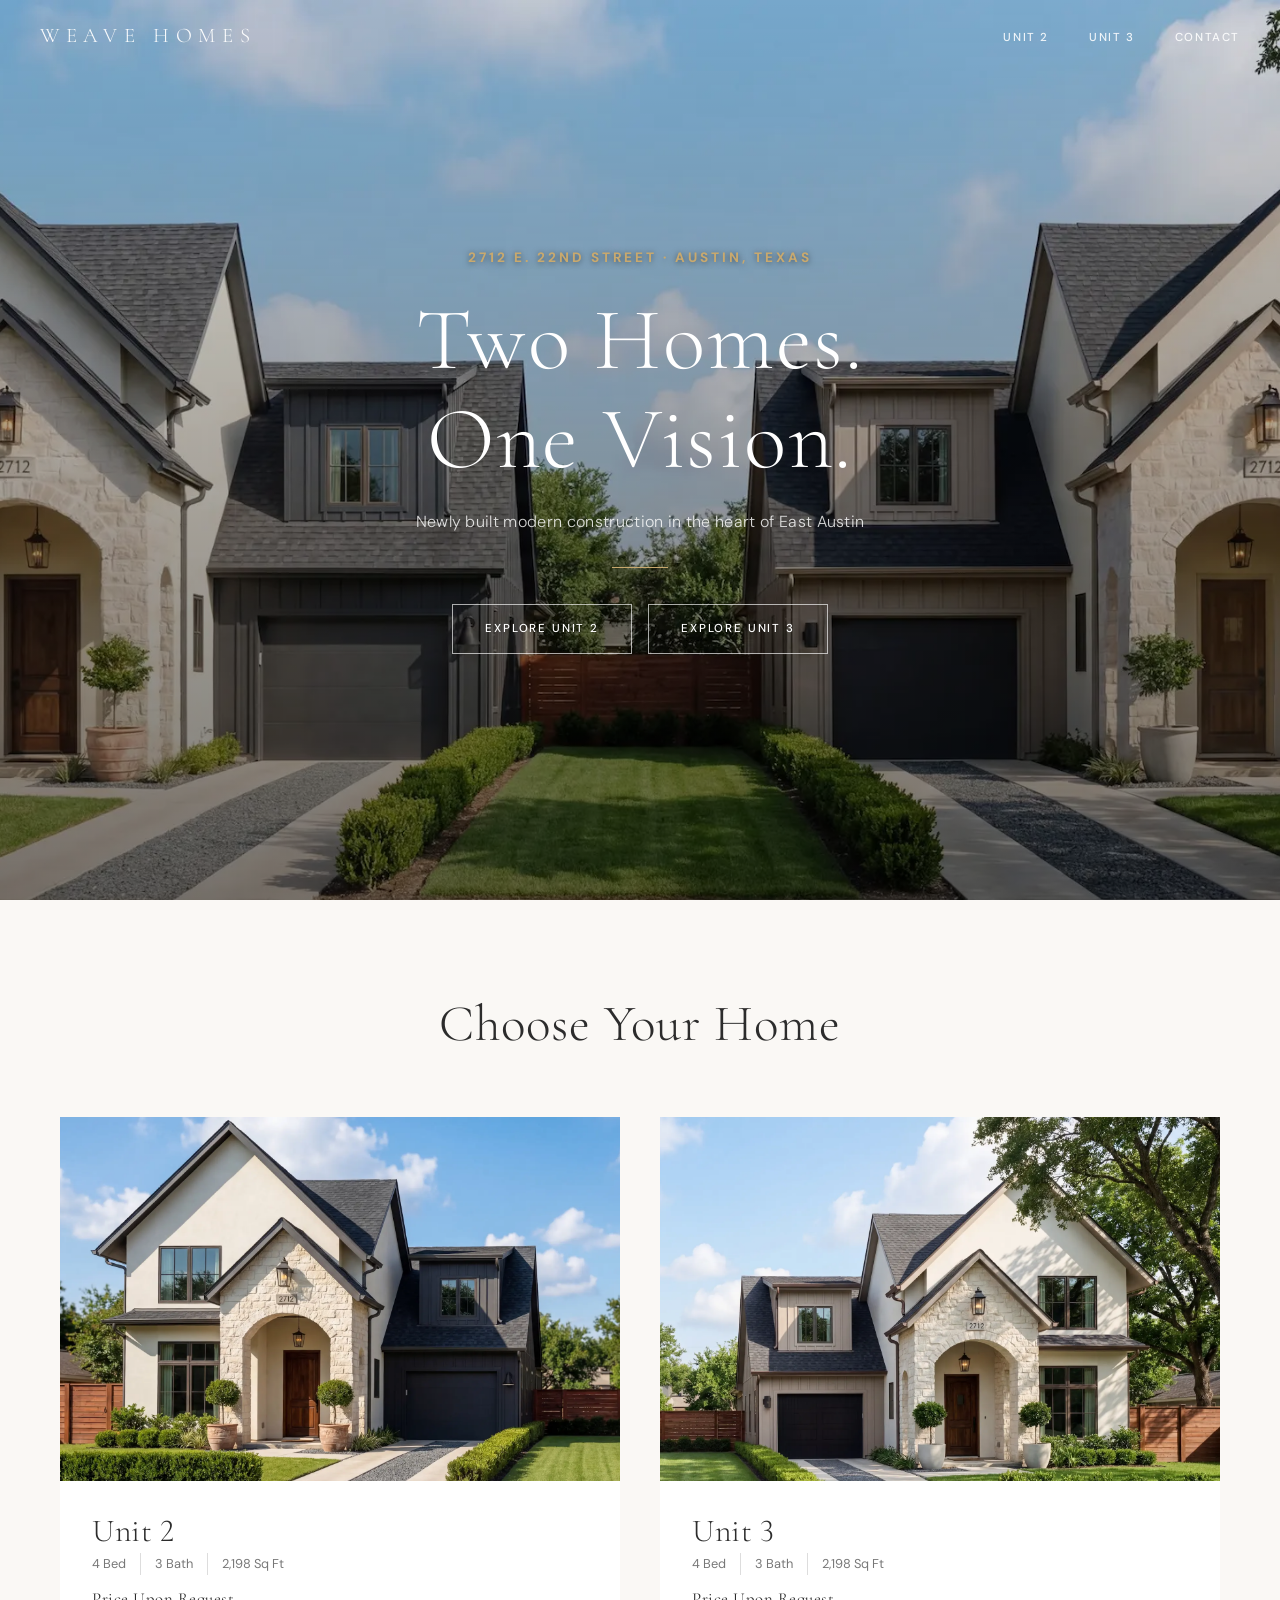
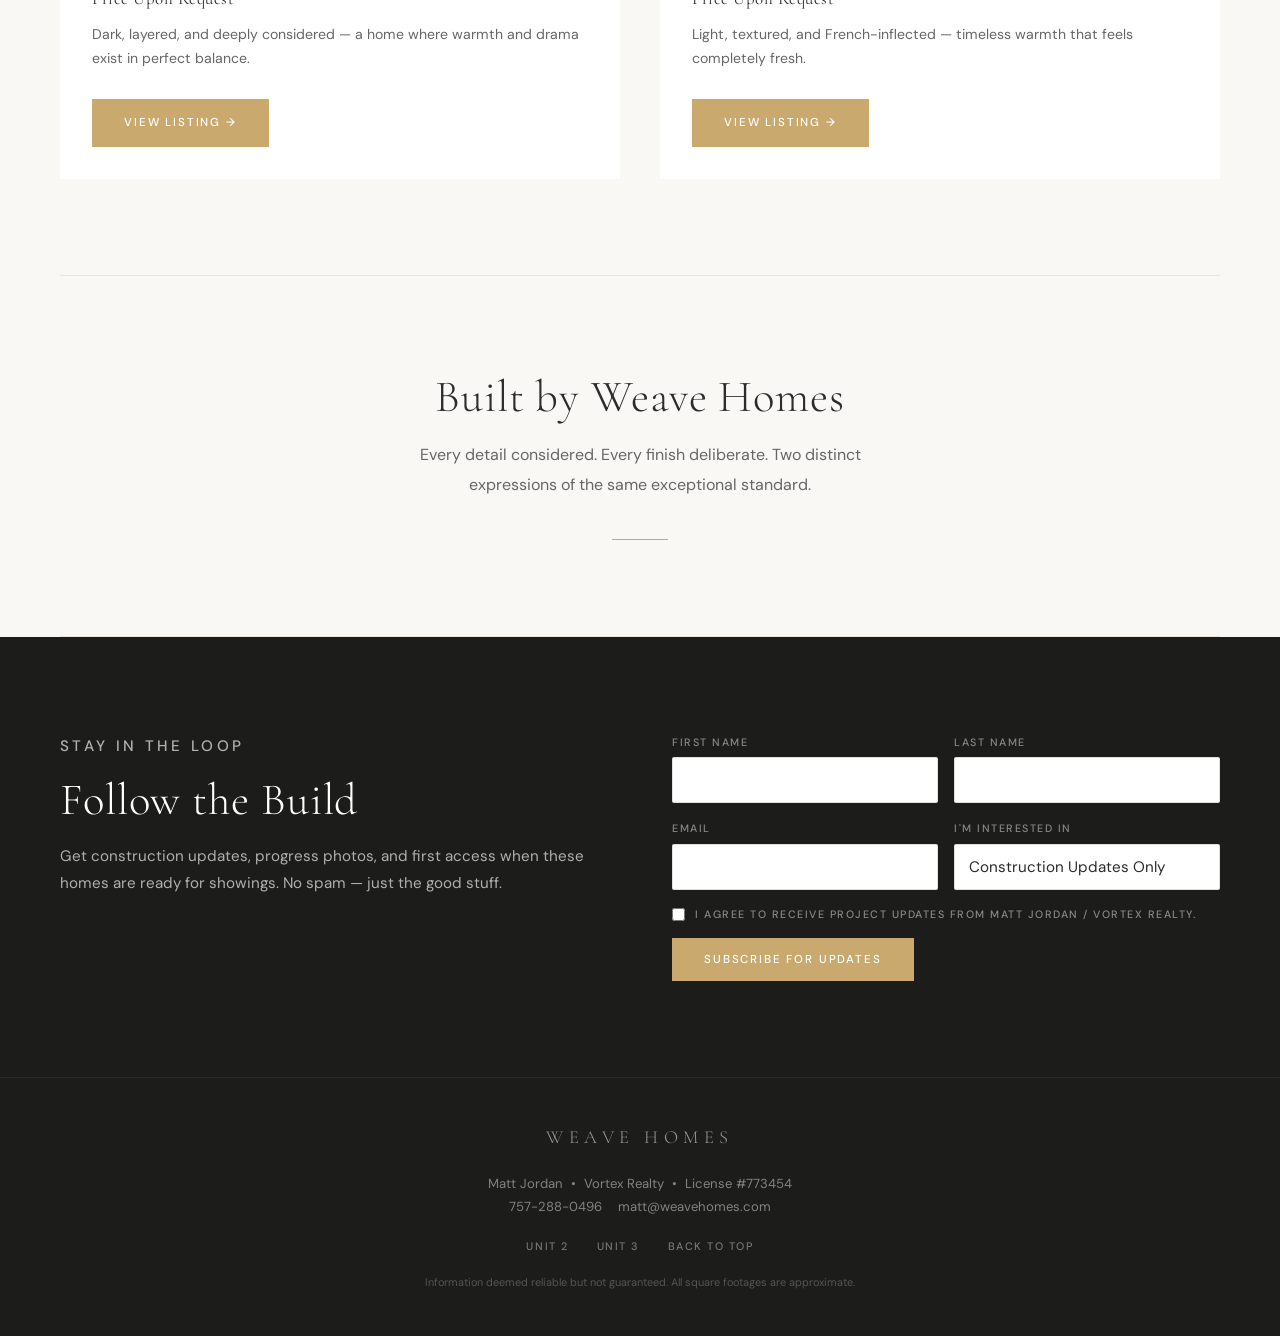
<file: index.html>
<!DOCTYPE html>
<html lang="en">
<head>
  <meta charset="UTF-8">
  <meta name="viewport" content="width=device-width, initial-scale=1.0">
  <title>Weave Homes — 2712 E. 22nd Street, Austin TX</title>
  <meta name="description" content="Two newly built modern homes at 2712 E. 22nd Street, Austin, TX 78722. 4 bed · 3 bath · 2,198 sq ft each. Built 2026.">

  <!-- Google tag (gtag.js) -->
  <script async src="https://www.googletagmanager.com/gtag/js?id=G-LDSJNLS9MR"></script>
  <script>
    window.dataLayer = window.dataLayer || [];
    function gtag(){dataLayer.push(arguments);}
    gtag('js', new Date());
    gtag('config', 'G-LDSJNLS9MR');
  </script>

  <!-- Google Fonts -->
  <link rel="preconnect" href="https://fonts.googleapis.com">
  <link rel="preconnect" href="https://fonts.gstatic.com" crossorigin>
  <link href="https://fonts.googleapis.com/css2?family=Cormorant+Garamond:ital,wght@0,300;0,400;0,500;0,600;1,300;1,400;1,500&family=DM+Sans:wght@300;400;500&display=swap" rel="stylesheet">

  <link rel="stylesheet" href="styles.css">
</head>
<body>

  <!-- ==============================================
       NAVBAR
       ============================================== -->
  <nav class="navbar" id="navbar">
    <a href="index.html" class="nav-logo">Weave Homes</a>

    <ul class="nav-links">
      <li><a href="unit-2.html">Unit 2</a></li>
      <li><a href="unit-3.html">Unit 3</a></li>
      <li><a href="#contact">Contact</a></li>
    </ul>

    <button class="hamburger" aria-label="Toggle navigation">
      <span></span>
      <span></span>
      <span></span>
    </button>
  </nav>

  <!-- Mobile nav dropdown -->
  <div class="mobile-nav" id="mobile-nav">
    <a href="unit-2.html">Unit 2</a>
    <a href="unit-3.html">Unit 3</a>
    <a href="#contact">Contact</a>
  </div>


  <!-- ==============================================
       HERO — FULL SCREEN
       ============================================== -->
  <section class="hero-home">
    <!-- Background image layer — swap .img-placeholder for a real photo when ready -->
    <div class="hero-media">
      <img src="images/new-construction-home-east-austin-for-sale.webp" alt="2712 E. 22nd Street — Austin, Texas" class="hero-img">
    </div>

    <!-- Dark gradient overlay + centered text -->
    <div class="hero-overlay">
      <div class="hero-content">
        <p class="eyebrow">2712 E. 22nd Street &middot; Austin, Texas</p>
        <h1>Two Homes.<br>One Vision.</h1>
        <p class="hero-sub">Newly built modern construction in the heart of East Austin</p>
        <div class="hero-divider"></div>
        <div class="hero-cta-group">
          <a href="unit-2.html" class="btn btn-outline-white">Explore Unit 2</a>
          <a href="unit-3.html" class="btn btn-outline-white">Explore Unit 3</a>
        </div>
      </div>
    </div>
  </section>


  <!-- ==============================================
       PROPERTY CARDS — "Choose Your Home"
       ============================================== -->
  <section class="section" id="homes">
    <div class="container">

      <div class="section-title fade-in">
        <h2>Choose Your Home</h2>
      </div>

      <div class="cards-grid">

        <!-- Unit 2 Card -->
        <article class="property-card fade-in delay-1">
          <div class="card-img-wrap">
            <img src="images/2712-east-22nd-street-austin-new-construction-unit-2.webp" alt="2712 E. 22nd Street Unit 2 — New Construction Austin" class="card-img">
          </div>
          <div class="card-body">
            <h3>Unit 2</h3>
            <div class="card-stats">
              <span>4 Bed</span>
              <span>3 Bath</span>
              <span>2,198 Sq Ft</span>
            </div>
            <p class="card-price">Price Upon Request</p>
            <p class="card-teaser">Dark, layered, and deeply considered — a home where warmth and drama exist in perfect balance.</p>
            <a href="unit-2.html" class="btn btn-gold">View Listing &rarr;</a>
          </div>
        </article>

        <!-- Unit 3 Card -->
        <article class="property-card fade-in delay-2">
          <div class="card-img-wrap">
            <img src="images/2712-east-22nd-street-austin-new-construction-unit-3.webp" alt="2712 E. 22nd Street Unit 3 — New Construction Austin" class="card-img">
          </div>
          <div class="card-body">
            <h3>Unit 3</h3>
            <div class="card-stats">
              <span>4 Bed</span>
              <span>3 Bath</span>
              <span>2,198 Sq Ft</span>
            </div>
            <p class="card-price">Price Upon Request</p>
            <p class="card-teaser">Light, textured, and French-inflected — timeless warmth that feels completely fresh.</p>
            <a href="unit-3.html" class="btn btn-gold">View Listing &rarr;</a>
          </div>
        </article>

      </div>
    </div>
  </section>


  <!-- Gold divider -->
  <div class="container">
    <div class="gold-rule-full"></div>
  </div>


  <!-- ==============================================
       BUILDER SECTION
       ============================================== -->
  <section class="section builder-section fade-in">
    <div class="container">
      <h2>Built by Weave Homes</h2>
      <p>Every detail considered. Every finish deliberate. Two distinct expressions of the same exceptional standard.</p>
      <div class="gold-rule"></div>
    </div>
  </section>


  <!-- Gold divider -->
  <div class="container">
    <div class="gold-rule-full"></div>
  </div>


  <!-- ==============================================
       SUBSCRIBE — HOMEPAGE CTA
       ============================================== -->
  <section class="section section-dark subscribe-section" id="contact">
    <div class="container">
      <div class="subscribe-inner fade-in">
        <div class="subscribe-copy">
          <p class="eyebrow">Stay in the Loop</p>
          <h2>Follow the Build</h2>
          <p>Get construction updates, progress photos, and first access when these homes are ready for showings. No spam — just the good stuff.</p>
        </div>
        <form class="subscribe-form" action="https://formspree.io/f/xlgpqlnq" method="POST">
          <div class="form-group">
            <label for="sub-first">First Name</label>
            <input type="text" id="sub-first" name="first_name" placeholder="Jane" required>
          </div>
          <div class="form-group">
            <label for="sub-last">Last Name</label>
            <input type="text" id="sub-last" name="last_name" placeholder="Smith" required>
          </div>
          <div class="form-group">
            <label for="sub-email">Email</label>
            <input type="email" id="sub-email" name="email" placeholder="jane@example.com" required>
          </div>
          <div class="form-group">
            <label for="sub-interest">I'm interested in</label>
            <select id="sub-interest" name="interest">
              <option value="updates">Construction Updates Only</option>
              <option value="unit-2">Purchasing Unit 2</option>
              <option value="unit-3">Purchasing Unit 3</option>
              <option value="both">Purchasing Either Unit</option>
            </select>
          </div>
          <div class="form-group sub-consent">
            <label class="checkbox-label">
              <input type="checkbox" name="consent" required>
              I agree to receive project updates from Matt Jordan / Vortex Realty.
            </label>
          </div>
          <button type="submit" class="btn btn-gold">Subscribe for Updates</button>
        </form>
      </div>
    </div>
  </section>


  <!-- ==============================================
       FOOTER / CONTACT
       ============================================== -->
  <footer class="site-footer">
    <div class="container">
      <div class="footer-inner">

        <span class="footer-logo">Weave Homes</span>

        <p class="footer-agent-line">
          Matt Jordan &nbsp;&bull;&nbsp; Vortex Realty &nbsp;&bull;&nbsp; License #773454<br>
          <a href="tel:7572880496">757-288-0496</a>
          &nbsp;&nbsp;
          <a href="mailto:matt@weavehomes.com">matt@weavehomes.com</a>
        </p>

        <nav class="footer-nav">
          <a href="unit-2.html">Unit 2</a>
          <a href="unit-3.html">Unit 3</a>
          <a href="#">Back to Top</a>
        </nav>

        <p class="footer-legal">
          Information deemed reliable but not guaranteed. All square footages are approximate.
        </p>

      </div>
    </div>
  </footer>


  <script src="script.js"></script>
</body>
</html>
</file>
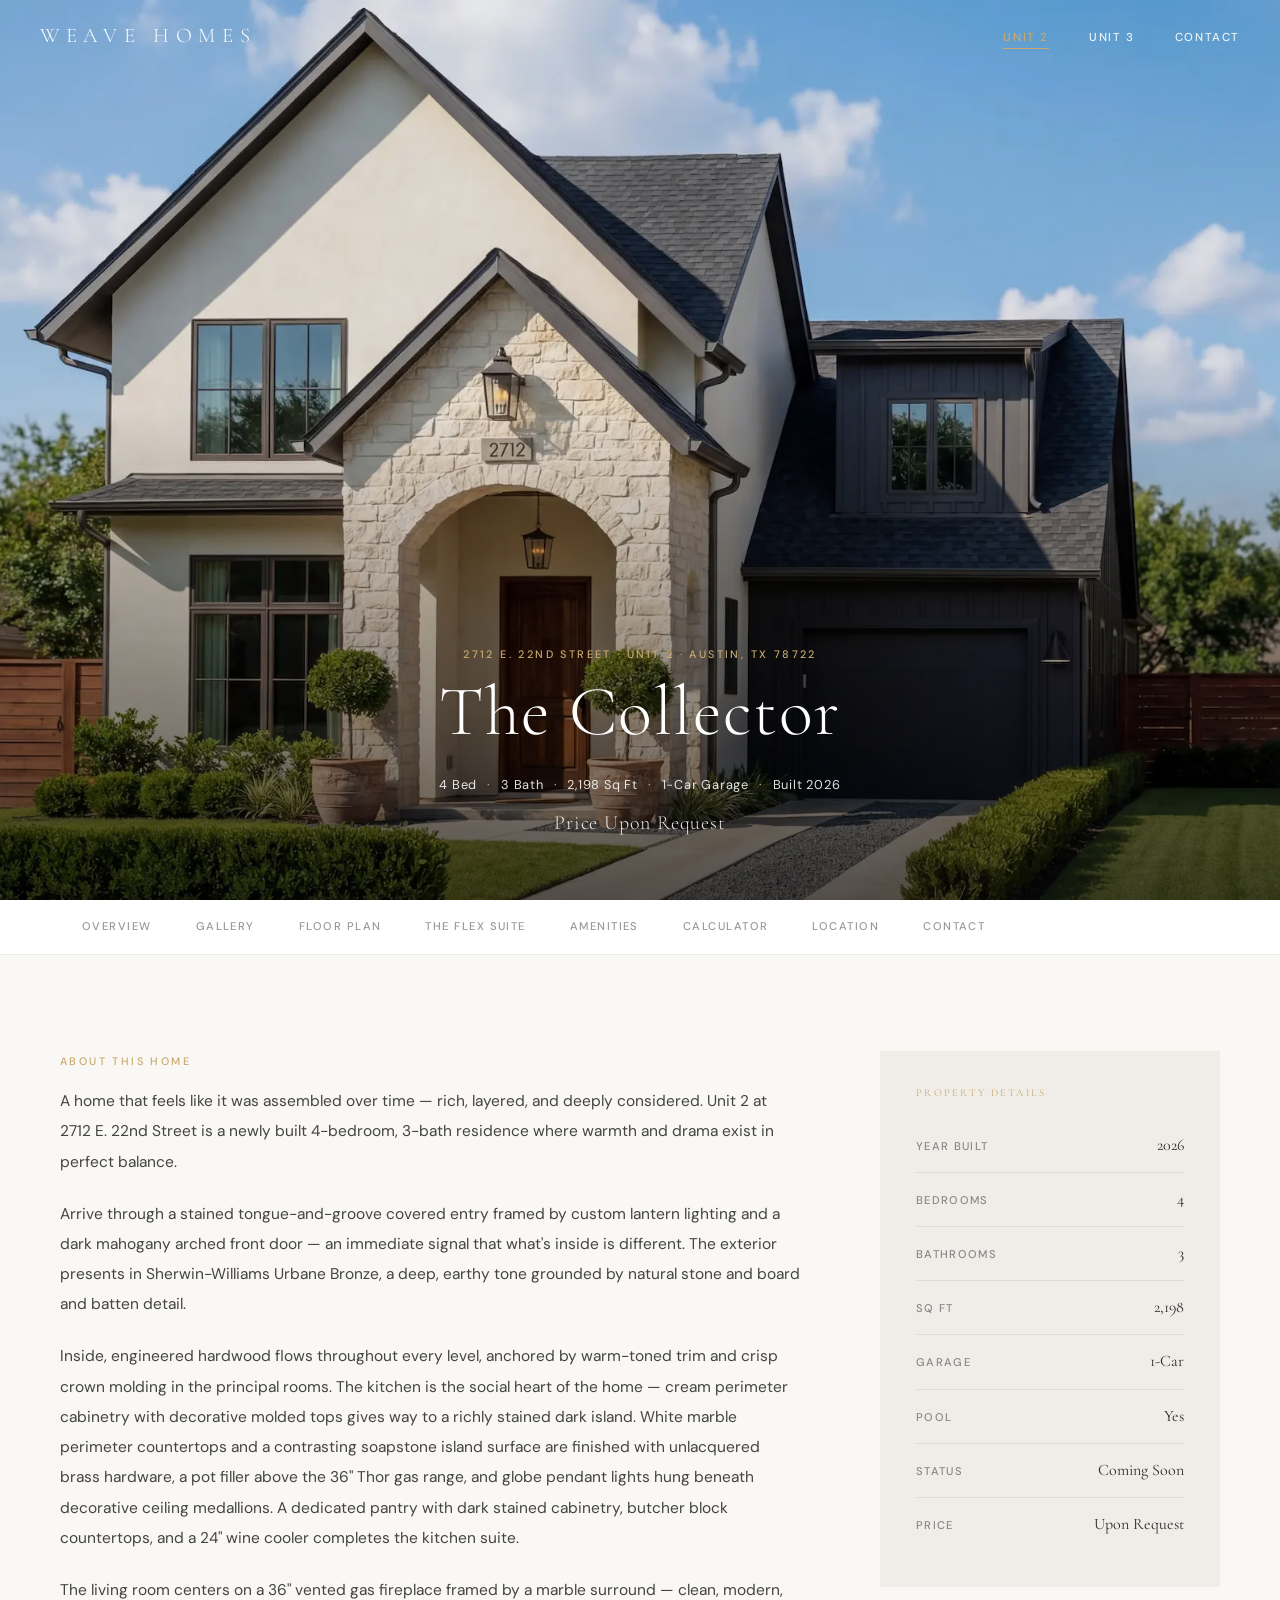
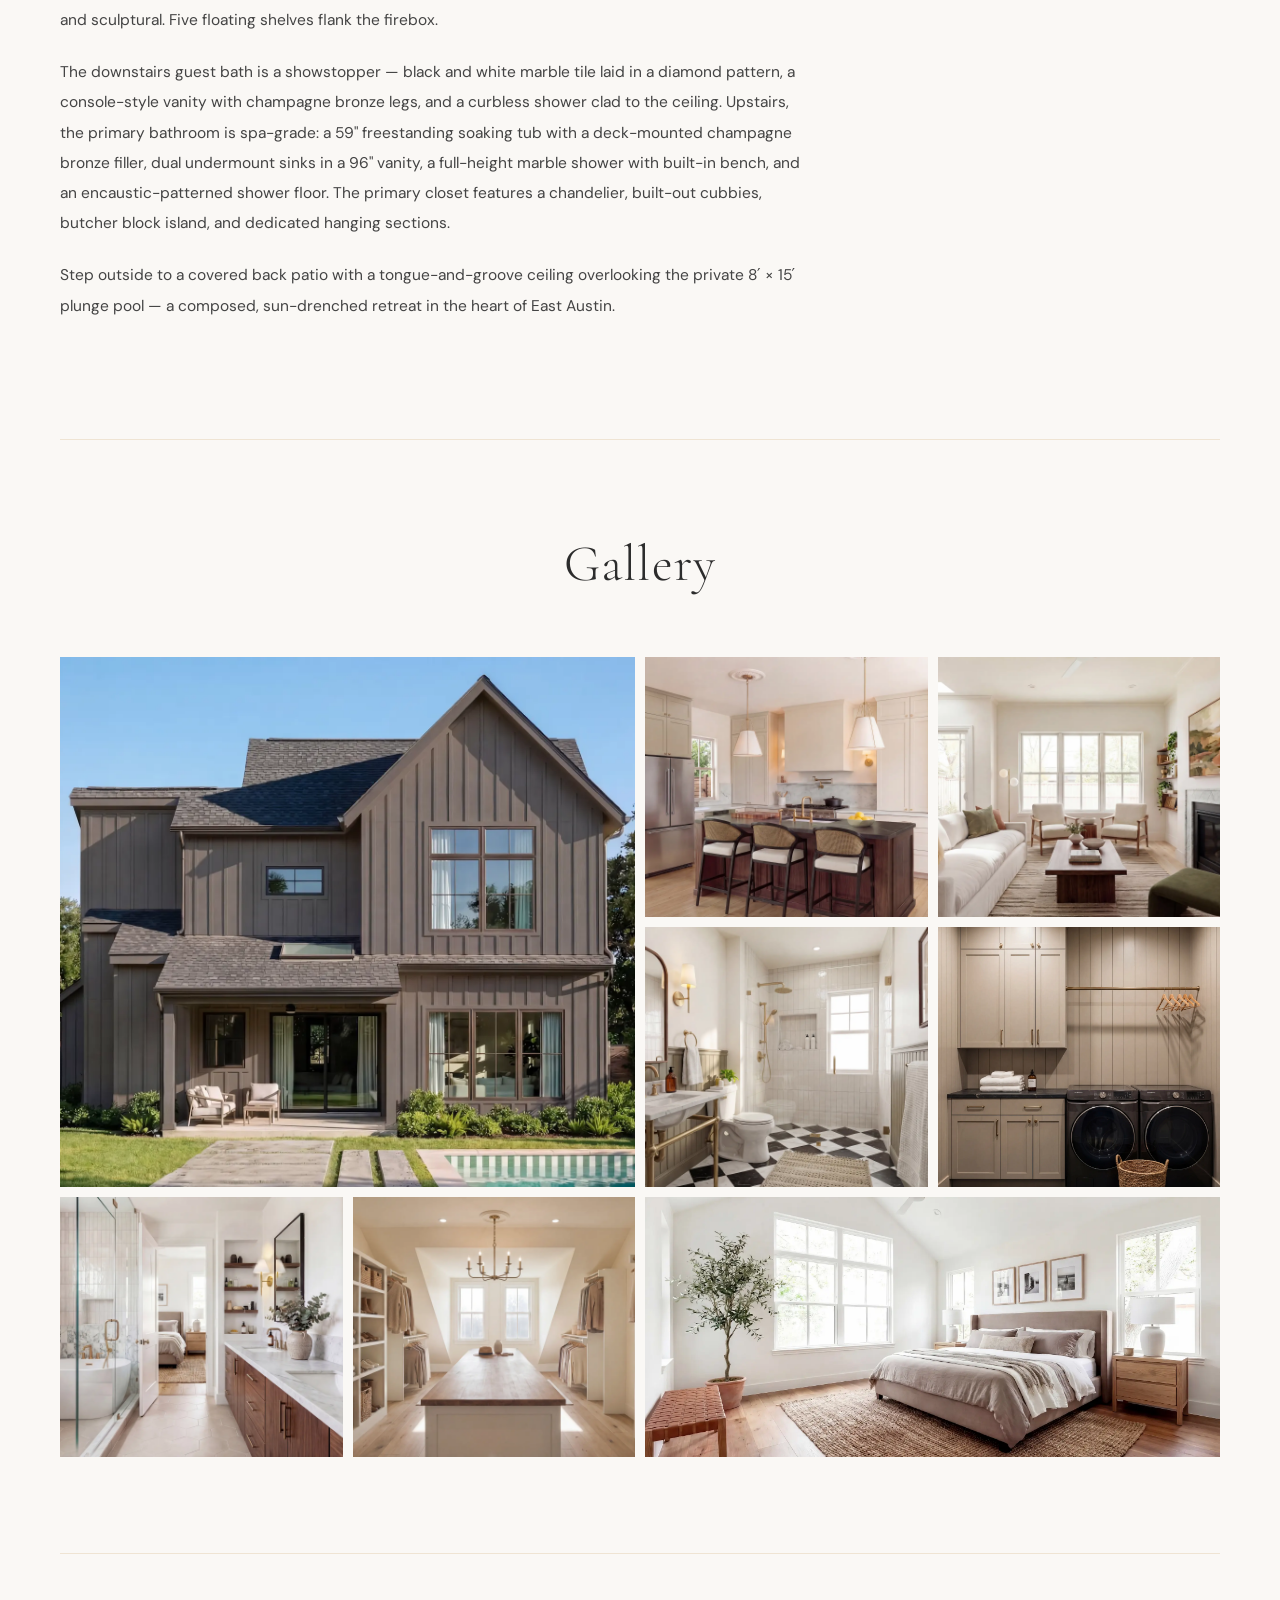
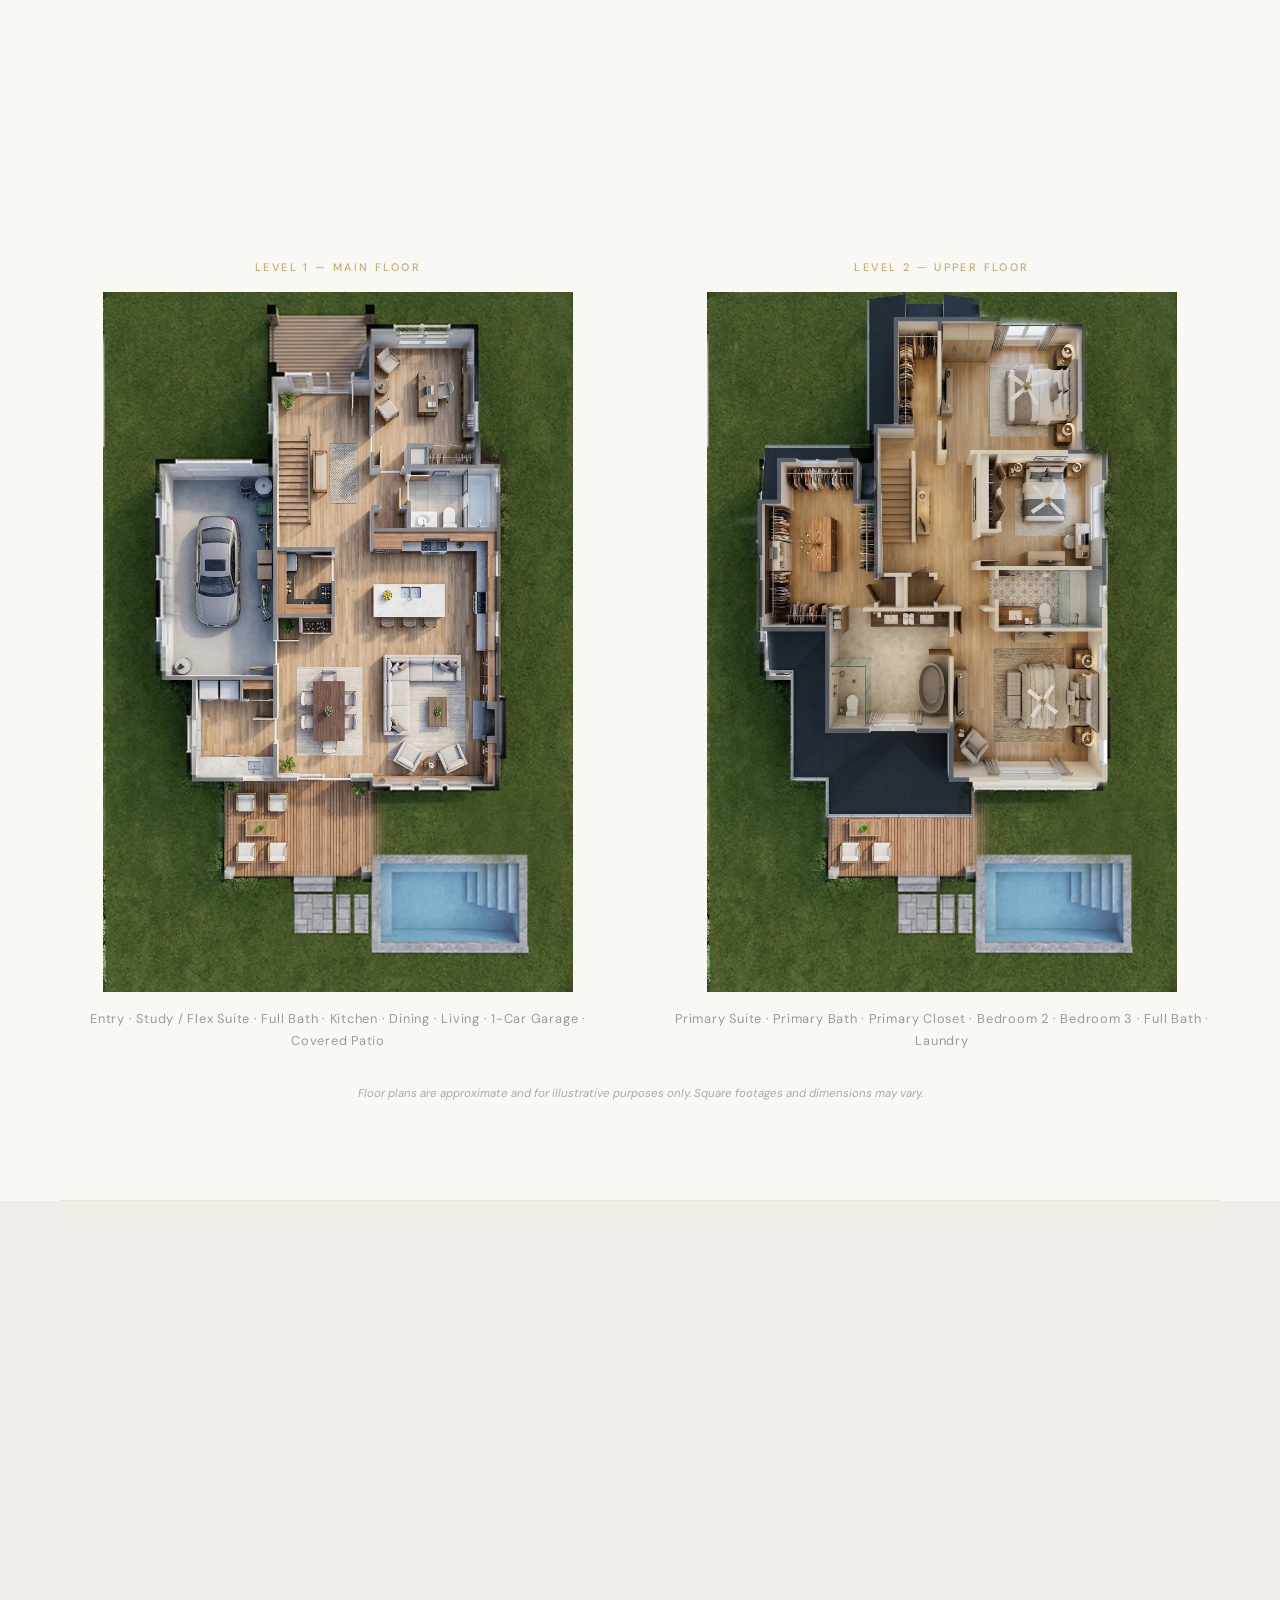
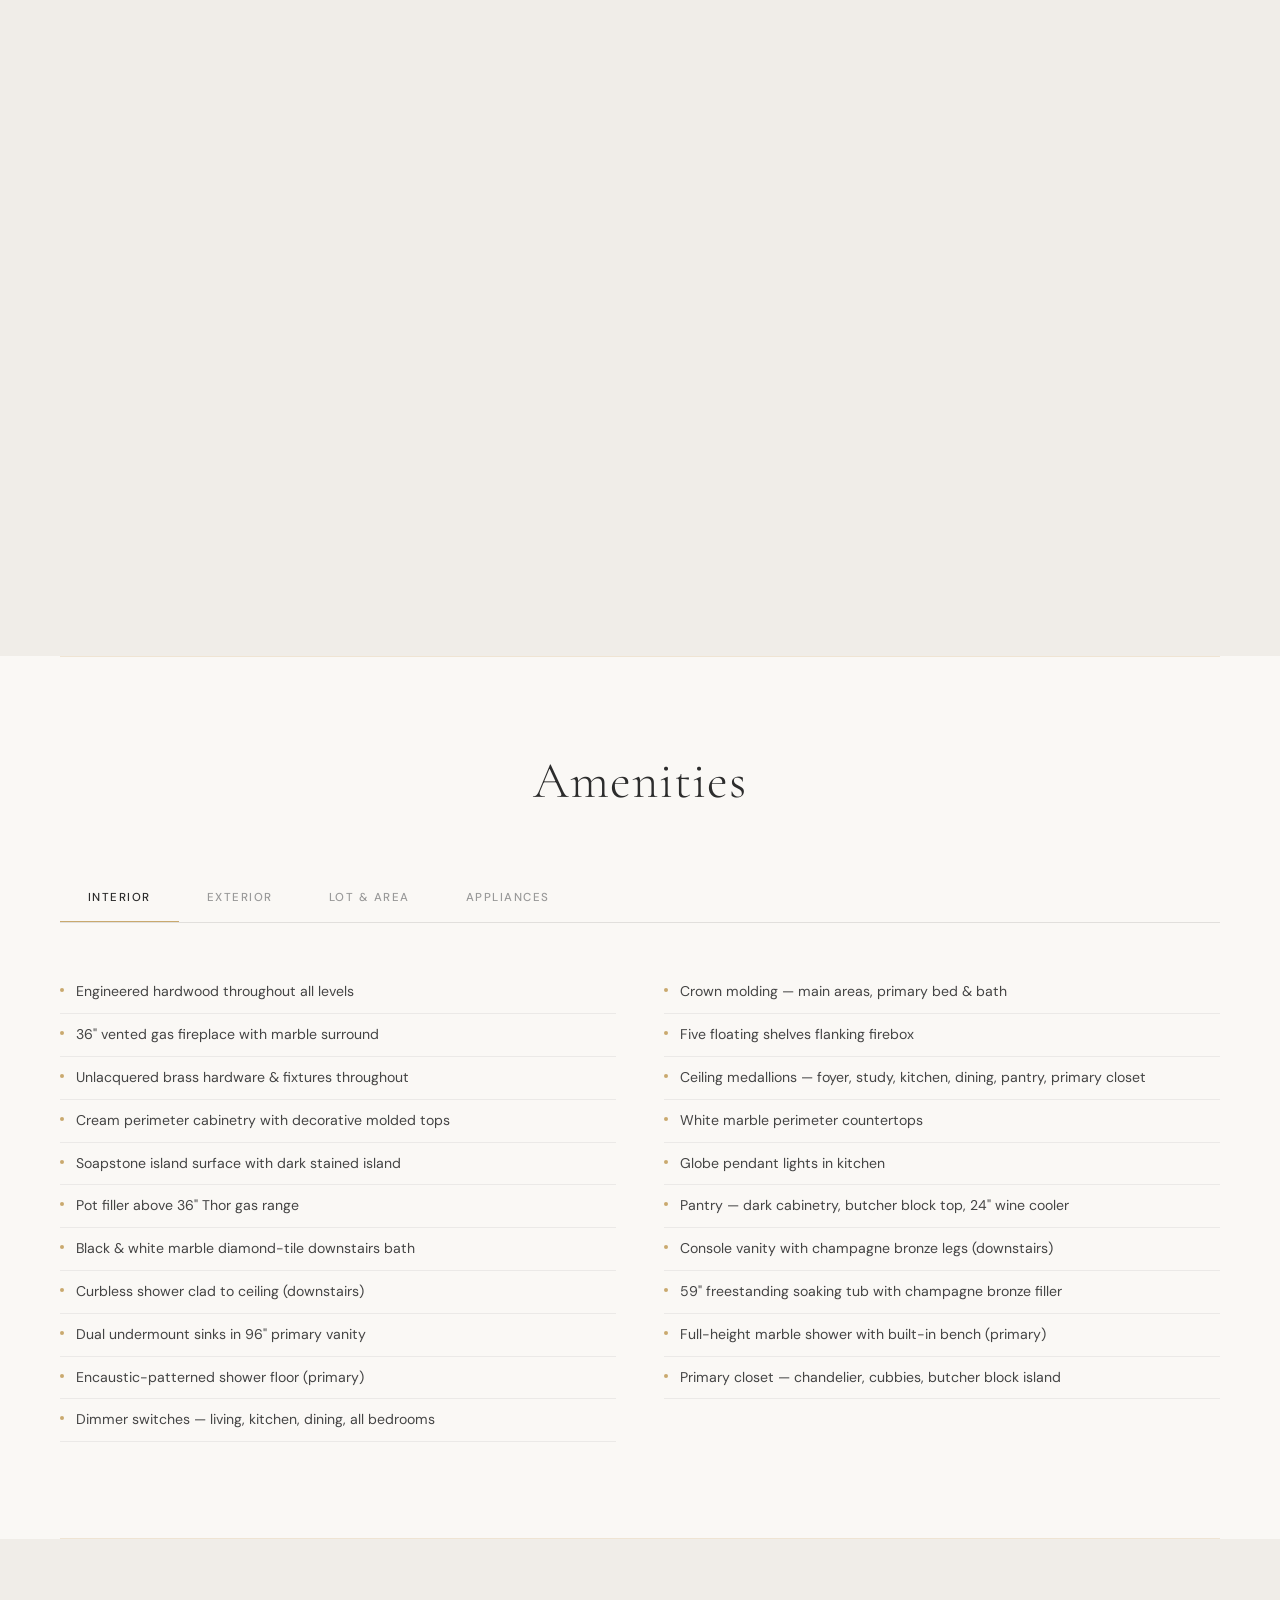
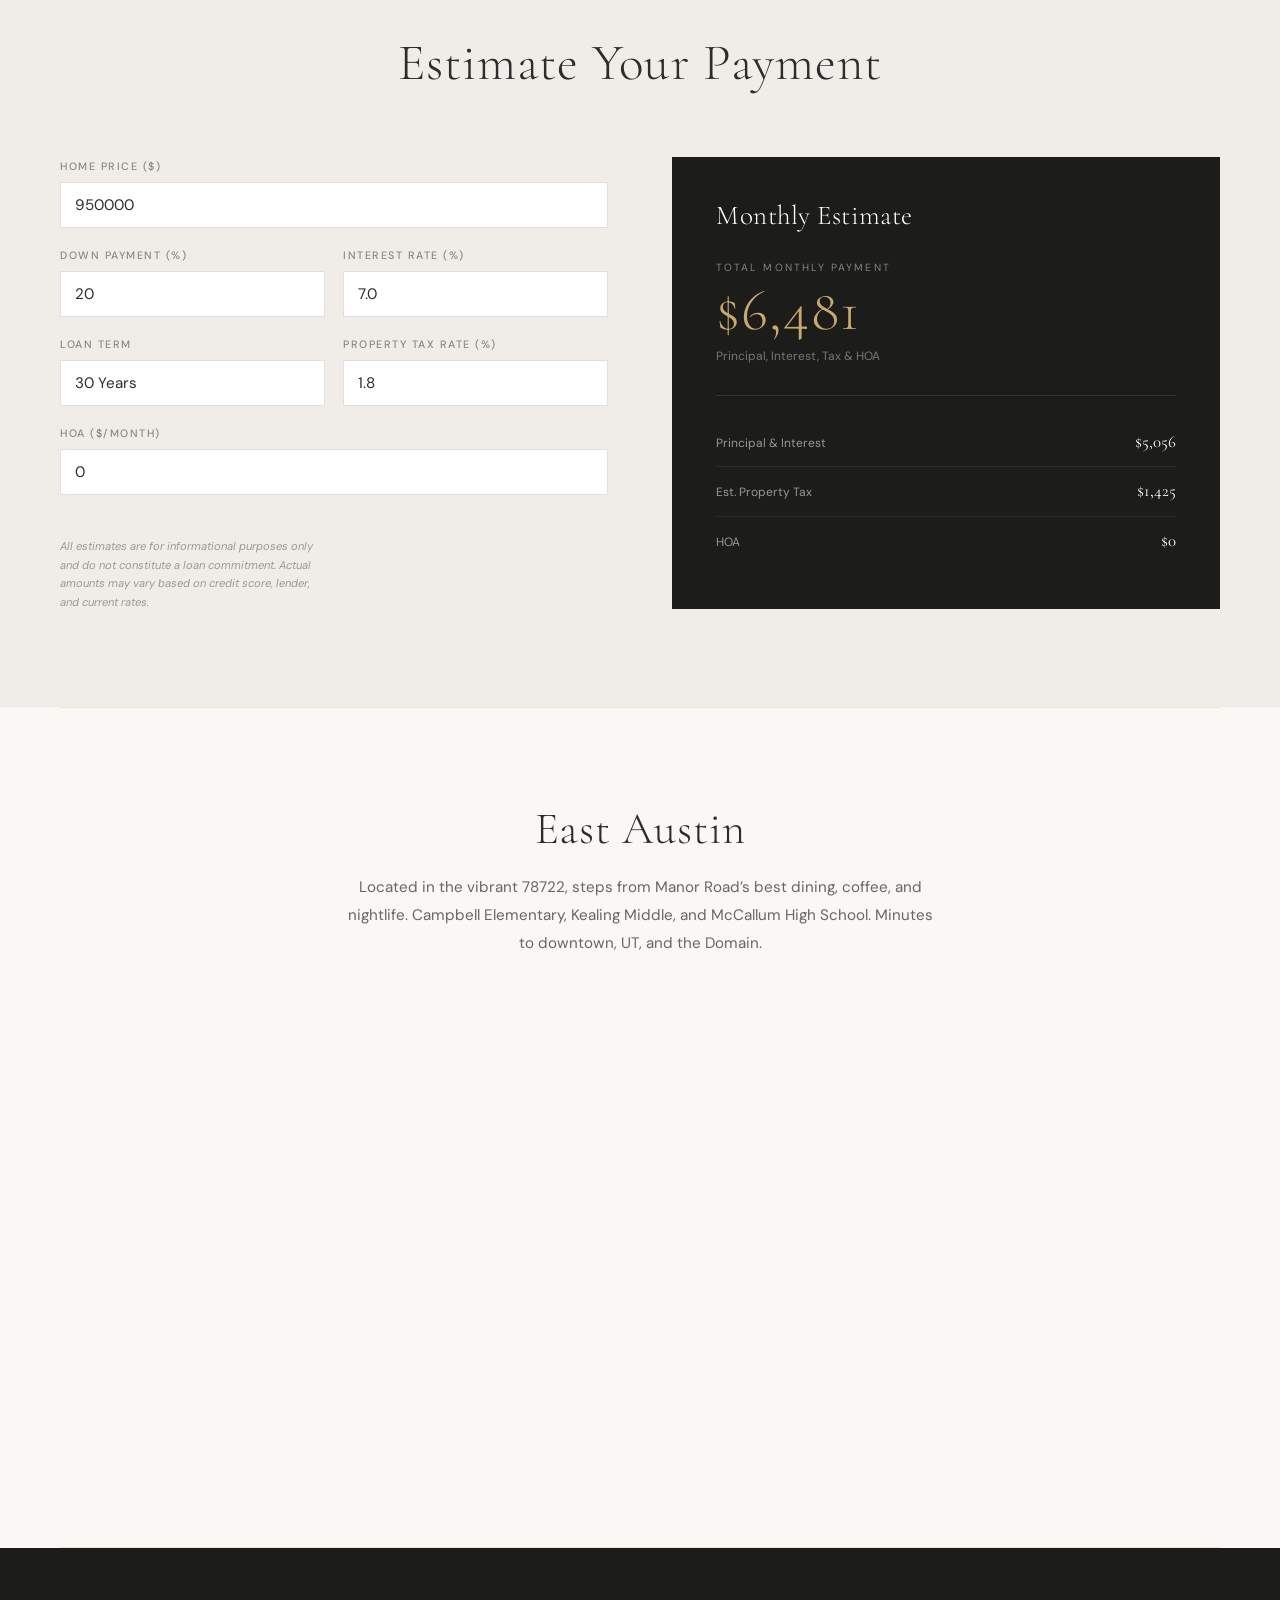
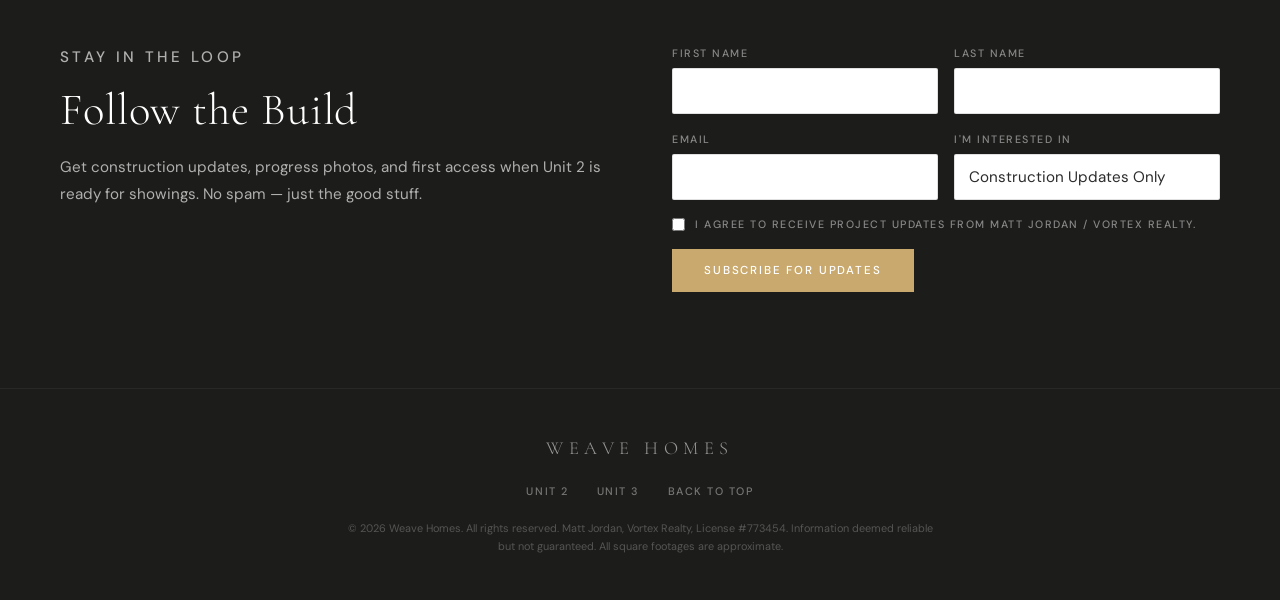
<file: unit-2.html>
<!DOCTYPE html>
<html lang="en">
<head>
  <meta charset="UTF-8">
  <meta name="viewport" content="width=device-width, initial-scale=1.0">
  <title>Unit 2 — The Collector · 2712 E. 22nd Street, Austin TX</title>
  <meta name="description" content="Unit 2 at 2712 E. 22nd Street, Austin TX 78722. 4 bed · 3 bath · 2,198 sq ft · 1-car garage · plunge pool. Newly built 2026. Price Upon Request.">

  <!-- Google tag (gtag.js) -->
  <script async src="https://www.googletagmanager.com/gtag/js?id=G-LDSJNLS9MR"></script>
  <script>
    window.dataLayer = window.dataLayer || [];
    function gtag(){dataLayer.push(arguments);}
    gtag('js', new Date());
    gtag('config', 'G-LDSJNLS9MR');
  </script>

  <!-- Google Fonts -->
  <link rel="preconnect" href="https://fonts.googleapis.com">
  <link rel="preconnect" href="https://fonts.gstatic.com" crossorigin>
  <link href="https://fonts.googleapis.com/css2?family=Cormorant+Garamond:ital,wght@0,300;0,400;0,500;0,600;1,300;1,400;1,500&family=DM+Sans:wght@300;400;500&display=swap" rel="stylesheet">

  <link rel="stylesheet" href="styles.css">
</head>
<body>

  <!-- ==============================================
       NAVBAR
       ============================================== -->
  <nav class="navbar" id="navbar">
    <a href="index.html" class="nav-logo">Weave Homes</a>

    <ul class="nav-links">
      <li><a href="unit-2.html" class="active">Unit 2</a></li>
      <li><a href="unit-3.html">Unit 3</a></li>
      <li><a href="#contact">Contact</a></li>
    </ul>

    <button class="hamburger" aria-label="Toggle navigation">
      <span></span>
      <span></span>
      <span></span>
    </button>
  </nav>

  <!-- Mobile nav dropdown -->
  <div class="mobile-nav" id="mobile-nav">
    <a href="unit-2.html">Unit 2</a>
    <a href="unit-3.html">Unit 3</a>
    <a href="#contact">Contact</a>
  </div>


  <!-- ==============================================
       HERO — UNIT 2
       Text anchor: bottom-left
       ============================================== -->
  <section class="hero-unit">
    <div class="hero-media">
      <img src="images/2712-east-22nd-street-austin-new-construction-unit-2.webp" alt="2712 E. 22nd Street Unit 2 — New Construction Austin" class="hero-img">
    </div>
    <div class="hero-overlay">
      <div class="hero-unit-content">
        <p class="eyebrow">2712 E. 22nd Street &middot; Unit 2 &middot; Austin, TX 78722</p>
        <h1>The Collector</h1>
        <div class="hero-stats-bar">
          <span>4 Bed</span>
          <span>3 Bath</span>
          <span>2,198 Sq Ft</span>
          <span>1-Car Garage</span>
          <span>Built 2026</span>
        </div>
        <p class="hero-price">Price Upon Request</p>
      </div>
    </div>
  </section>


  <!-- ==============================================
       STICKY SUB-NAV
       ============================================== -->
  <nav class="subnav" id="subnav">
    <div class="subnav-inner">
      <a href="#overview">Overview</a>
      <a href="#gallery">Gallery</a>
      <a href="#floor-plan">Floor Plan</a>
      <a href="#flex-suite">The Flex Suite</a>
      <a href="#amenities">Amenities</a>
      <a href="#calculator">Calculator</a>
      <a href="#location">Location</a>
      <a href="#contact">Contact</a>
    </div>
  </nav>


  <!-- ==============================================
       OVERVIEW
       ============================================== -->
  <section class="section" id="overview">
    <div class="container">
      <div class="overview-grid">

        <!-- Description -->
        <div class="overview-description fade-in">
          <p class="eyebrow" style="margin-bottom:14px;">About This Home</p>
          <p>A home that feels like it was assembled over time — rich, layered, and deeply considered. Unit 2 at 2712 E. 22nd Street is a newly built 4-bedroom, 3-bath residence where warmth and drama exist in perfect balance.</p>
          <p>Arrive through a stained tongue-and-groove covered entry framed by custom lantern lighting and a dark mahogany arched front door — an immediate signal that what's inside is different. The exterior presents in Sherwin-Williams Urbane Bronze, a deep, earthy tone grounded by natural stone and board and batten detail.</p>
          <p>Inside, engineered hardwood flows throughout every level, anchored by warm-toned trim and crisp crown molding in the principal rooms. The kitchen is the social heart of the home — cream perimeter cabinetry with decorative molded tops gives way to a richly stained dark island. White marble perimeter countertops and a contrasting soapstone island surface are finished with unlacquered brass hardware, a pot filler above the 36" Thor gas range, and globe pendant lights hung beneath decorative ceiling medallions. A dedicated pantry with dark stained cabinetry, butcher block countertops, and a 24" wine cooler completes the kitchen suite.</p>
          <p>The living room centers on a 36" vented gas fireplace framed by a marble surround — clean, modern, and sculptural. Five floating shelves flank the firebox.</p>
          <p>The downstairs guest bath is a showstopper — black and white marble tile laid in a diamond pattern, a console-style vanity with champagne bronze legs, and a curbless shower clad to the ceiling. Upstairs, the primary bathroom is spa-grade: a 59" freestanding soaking tub with a deck-mounted champagne bronze filler, dual undermount sinks in a 96" vanity, a full-height marble shower with built-in bench, and an encaustic-patterned shower floor. The primary closet features a chandelier, built-out cubbies, butcher block island, and dedicated hanging sections.</p>
          <p>Step outside to a covered back patio with a tongue-and-groove ceiling overlooking the private 8&prime; &times; 15&prime; plunge pool — a composed, sun-drenched retreat in the heart of East Austin.</p>
        </div>

        <!-- Key stats panel -->
        <aside class="stats-panel fade-in delay-2">
          <h3>Property Details</h3>
          <div class="stat-row">
            <span class="stat-label">Year Built</span>
            <span class="stat-value">2026</span>
          </div>
          <div class="stat-row">
            <span class="stat-label">Bedrooms</span>
            <span class="stat-value">4</span>
          </div>
          <div class="stat-row">
            <span class="stat-label">Bathrooms</span>
            <span class="stat-value">3</span>
          </div>
          <div class="stat-row">
            <span class="stat-label">Sq Ft</span>
            <span class="stat-value">2,198</span>
          </div>
          <div class="stat-row">
            <span class="stat-label">Garage</span>
            <span class="stat-value">1-Car</span>
          </div>
          <div class="stat-row">
            <span class="stat-label">Pool</span>
            <span class="stat-value">Yes</span>
          </div>
          <div class="stat-row">
            <span class="stat-label">Status</span>
            <span class="stat-value">Coming Soon</span>
          </div>
          <div class="stat-row">
            <span class="stat-label">Price</span>
            <span class="stat-value">Upon Request</span>
          </div>
        </aside>

      </div>
    </div>
  </section>

  <div class="container"><div class="gold-rule-full"></div></div>


  <!-- ==============================================
       GALLERY
       ============================================== -->
  <section class="section" id="gallery">
    <div class="container">

      <div class="section-title fade-in">
        <h2>Gallery</h2>
      </div>

      <div class="gallery-grid fade-in">
        <div class="gallery-item" data-index="0">
          <img src="images/east-austin-secluded-french-villa-taupe-exterior-pool.webp" alt="Unit 2 Exterior — Pool and Covered Patio" class="gallery-img">
        </div>
        <div class="gallery-item" data-index="1">
          <img src="images/east-austin-french-villa-kitchen-white-cabinets-brass-fixtures.webp" alt="Unit 2 Kitchen — White Cabinets with Brass Fixtures" class="gallery-img">
        </div>
        <div class="gallery-item" data-index="2">
          <img src="images/east-austin-new-construction-unit-2-living-room.webp" alt="Unit 2 Living Room — New Construction East Austin" class="gallery-img">
        </div>
        <div class="gallery-item" data-index="3">
          <img src="images/east-austin-new-construction-unit-2-downstairs-bathroom.webp" alt="Unit 2 Downstairs Bathroom — New Construction East Austin" class="gallery-img">
        </div>
        <div class="gallery-item" data-index="4">
          <img src="images/east-austin-new-construction-unit-2-laundry-room.webp" alt="Unit 2 Laundry Room — New Construction East Austin" class="gallery-img">
        </div>
        <div class="gallery-item" data-index="5">
          <img src="images/east-austin-new-construction-unit-2-master-bathroom.webp" alt="Unit 2 Master Bathroom — New Construction East Austin" class="gallery-img">
        </div>
        <div class="gallery-item" data-index="6">
          <img src="images/east-austin-new-construction-walk-in-closet.webp" alt="Unit 2 Walk-In Closet — New Construction East Austin" class="gallery-img">
        </div>
        <div class="gallery-item" data-index="7">
          <img src="images/east-austin-new-construction-master-bedroom.webp" alt="Unit 2 Master Bedroom — New Construction East Austin" class="gallery-img">
        </div>
      </div>

    </div>
  </section>

  <!-- Lightbox -->
  <div class="lightbox" id="lightbox" role="dialog" aria-modal="true" aria-label="Image gallery">
    <div class="lightbox-inner">
      <button class="lightbox-close" aria-label="Close gallery">&#x2715; Close</button>
      <div class="lightbox-content"></div>
      <button class="lightbox-prev" aria-label="Previous image">&#8592;</button>
      <button class="lightbox-next" aria-label="Next image">&#8594;</button>
    </div>
    <p class="lightbox-caption"></p>
  </div>

  <div class="container"><div class="gold-rule-full"></div></div>


  <!-- ==============================================
       FLOOR PLAN
       ============================================== -->
  <section class="section" id="floor-plan">
    <div class="container">

      <div class="section-title fade-in">
        <p class="eyebrow">Layout</p>
        <h2>Floor Plan</h2>
        <p>2,198 square feet across two levels</p>
      </div>

      <div class="floorplan-grid fade-in">

        <div class="floorplan-level">
          <p class="eyebrow floorplan-level-label">Level 1 &mdash; Main Floor</p>
          <img src="images/east-austin-new-construction-first-floor-plan.webp" alt="Unit 2 First Floor Plan — New Construction East Austin" class="floorplan-img">
          <p class="floorplan-rooms">Entry &middot; Study / Flex Suite &middot; Full Bath &middot; Kitchen &middot; Dining &middot; Living &middot; 1-Car Garage &middot; Covered Patio</p>
        </div>

        <div class="floorplan-level">
          <p class="eyebrow floorplan-level-label">Level 2 &mdash; Upper Floor</p>
          <img src="images/east-austin-new-construction-second-floor-plan.webp" alt="Unit 2 Second Floor Plan — New Construction East Austin" class="floorplan-img">
          <p class="floorplan-rooms">Primary Suite &middot; Primary Bath &middot; Primary Closet &middot; Bedroom 2 &middot; Bedroom 3 &middot; Full Bath &middot; Laundry</p>
        </div>

      </div>

      <p class="floorplan-disclaimer fade-in">Floor plans are approximate and for illustrative purposes only. Square footages and dimensions may vary.</p>

    </div>
  </section>

  <div class="container"><div class="gold-rule-full"></div></div>


  <!-- ==============================================
       THE FLEX SUITE — FEATURED CALLOUT
       ============================================== -->
  <section class="flex-suite-section" id="flex-suite">
    <div class="container">

      <div class="flex-suite-header fade-in">
        <h2>The Flex Suite</h2>
        <p class="eyebrow" style="margin-top:8px;">One Space. Three Lives.</p>
      </div>

      <div class="flex-cols">

        <div class="flex-col fade-in delay-1">
          <span class="flex-icon" aria-hidden="true">&#127968;</span>
          <h3>Private Home Office</h3>
          <p>Enclosed by a pocket door off the foyer, the ground floor study becomes a fully separated workspace with its own exterior entry — no interruptions, no compromises.</p>
        </div>

        <div class="flex-col fade-in delay-2">
          <span class="flex-icon" aria-hidden="true">&#128716;</span>
          <h3>Guest Suite</h3>
          <p>Paired with the adjacent full bath and hallway closet, the space functions as a self-contained guest retreat with complete privacy from the rest of the home.</p>
        </div>

        <div class="flex-col fade-in delay-3">
          <span class="flex-icon" aria-hidden="true">&#128273;</span>
          <h3>Airbnb / Short-Term Rental</h3>
          <p>A private exterior door means guests never enter your main living space. Income potential built directly into the floor plan.</p>
        </div>

      </div>

      <p class="flex-tagline fade-in">The flexibility is built in.</p>

      <div class="flex-fp-wrap fade-in">
        <div class="flex-fp-images">
          <img src="images/east-austin-new-construction-flex-suite-bedroom.webp" alt="Flex Suite as Guest Bedroom — New Construction East Austin" class="flex-fp-img">
          <img src="images/east-austin-new-construction-flex-suite-office.webp" alt="Flex Suite as Home Office — New Construction East Austin" class="flex-fp-img">
        </div>
      </div>

    </div>
  </section>

  <div class="container"><div class="gold-rule-full"></div></div>


  <!-- ==============================================
       AMENITIES — TABBED INTERFACE
       ============================================== -->
  <section class="section" id="amenities">
    <div class="container">

      <div class="section-title fade-in">
        <h2>Amenities</h2>
      </div>

      <div data-tabs class="fade-in">

        <div class="tabs-nav" role="tablist">
          <button class="tab-btn active" role="tab" aria-selected="true">Interior</button>
          <button class="tab-btn" role="tab" aria-selected="false">Exterior</button>
          <button class="tab-btn" role="tab" aria-selected="false">Lot &amp; Area</button>
          <button class="tab-btn" role="tab" aria-selected="false">Appliances</button>
        </div>

        <!-- INTERIOR -->
        <div class="tab-panel active" role="tabpanel">
          <ul class="amenity-list">
            <li class="amenity-item">Engineered hardwood throughout all levels</li>
            <li class="amenity-item">Crown molding — main areas, primary bed &amp; bath</li>
            <li class="amenity-item">36&quot; vented gas fireplace with marble surround</li>
            <li class="amenity-item">Five floating shelves flanking firebox</li>
            <li class="amenity-item">Unlacquered brass hardware &amp; fixtures throughout</li>
            <li class="amenity-item">Ceiling medallions — foyer, study, kitchen, dining, pantry, primary closet</li>
            <li class="amenity-item">Cream perimeter cabinetry with decorative molded tops</li>
            <li class="amenity-item">White marble perimeter countertops</li>
            <li class="amenity-item">Soapstone island surface with dark stained island</li>
            <li class="amenity-item">Globe pendant lights in kitchen</li>
            <li class="amenity-item">Pot filler above 36&quot; Thor gas range</li>
            <li class="amenity-item">Pantry — dark cabinetry, butcher block top, 24&quot; wine cooler</li>
            <li class="amenity-item">Black &amp; white marble diamond-tile downstairs bath</li>
            <li class="amenity-item">Console vanity with champagne bronze legs (downstairs)</li>
            <li class="amenity-item">Curbless shower clad to ceiling (downstairs)</li>
            <li class="amenity-item">59&quot; freestanding soaking tub with champagne bronze filler</li>
            <li class="amenity-item">Dual undermount sinks in 96&quot; primary vanity</li>
            <li class="amenity-item">Full-height marble shower with built-in bench (primary)</li>
            <li class="amenity-item">Encaustic-patterned shower floor (primary)</li>
            <li class="amenity-item">Primary closet — chandelier, cubbies, butcher block island</li>
            <li class="amenity-item">Dimmer switches — living, kitchen, dining, all bedrooms</li>
          </ul>
        </div>

        <!-- EXTERIOR -->
        <div class="tab-panel" role="tabpanel">
          <ul class="amenity-list">
            <li class="amenity-item">SW Urbane Bronze stucco with natural stone accents</li>
            <li class="amenity-item">Board &amp; batten siding, trim, soffit, fascia</li>
            <li class="amenity-item">Tongue &amp; groove porch ceiling</li>
            <li class="amenity-item">Arched mahogany front door with custom stain</li>
            <li class="amenity-item">Custom lantern entry lighting</li>
            <li class="amenity-item">Black garage door</li>
            <li class="amenity-item">Custom house number plaque</li>
            <li class="amenity-item">Paver walkway to front door</li>
            <li class="amenity-item">Horizontal wood privacy fencing</li>
            <li class="amenity-item">8&prime; &times; 15&prime; private plunge pool</li>
            <li class="amenity-item">Covered back patio with tongue &amp; groove ceiling</li>
          </ul>
        </div>

        <!-- LOT & AREA -->
        <div class="tab-panel" role="tabpanel">
          <div class="stats-grid-tab">
            <div class="stat-row"><span class="stat-label">Status</span><span class="stat-value">Coming Soon</span></div>
            <div class="stat-row"><span class="stat-label">Year Built</span><span class="stat-value">2026</span></div>
            <div class="stat-row"><span class="stat-label">Architecture</span><span class="stat-value">Modern Provençal</span></div>
            <div class="stat-row"><span class="stat-label">Type</span><span class="stat-value">New Construction</span></div>
            <div class="stat-row"><span class="stat-label">Elementary</span><span class="stat-value">Campbell Elementary</span></div>
            <div class="stat-row"><span class="stat-label">School District</span><span class="stat-value">Austin ISD</span></div>
            <div class="stat-row"><span class="stat-label">Middle School</span><span class="stat-value">Kealing Middle School</span></div>
            <div class="stat-row"><span class="stat-label">High School</span><span class="stat-value">McCallum High School</span></div>
          </div>
        </div>

        <!-- APPLIANCES -->
        <div class="tab-panel" role="tabpanel">
          <ul class="amenity-list">
            <li class="amenity-item">Thor 36&quot; counter-depth refrigerator</li>
            <li class="amenity-item">Thor 36&quot; gas range</li>
            <li class="amenity-item">Thor 30&quot; built-in microwave (lower, right of refrigerator)</li>
            <li class="amenity-item">Bosch dishwasher</li>
            <li class="amenity-item">42&quot; custom vent hood</li>
            <li class="amenity-item">24&quot; wine cooler (pantry)</li>
            <li class="amenity-item">LG washer + dryer</li>
            <li class="amenity-item">Tankless water heater</li>
          </ul>
        </div>

      </div>
    </div>
  </section>

  <div class="container"><div class="gold-rule-full"></div></div>


  <!-- ==============================================
       MORTGAGE CALCULATOR
       ============================================== -->
  <section class="section section-alt" id="calculator">
    <div class="container">

      <div class="section-title fade-in">
        <h2>Estimate Your Payment</h2>
      </div>

      <div class="calc-grid fade-in" id="mortgage-calc">

        <div class="calc-form">
          <div class="form-group span-2">
            <label for="calc-price">Home Price ($)</label>
            <input type="number" id="calc-price" value="950000" min="0" step="1000">
          </div>
          <div class="form-group">
            <label for="calc-down">Down Payment (%)</label>
            <input type="number" id="calc-down" value="20" min="0" max="100" step="0.5">
          </div>
          <div class="form-group">
            <label for="calc-rate">Interest Rate (%)</label>
            <input type="number" id="calc-rate" value="7.0" min="0" max="30" step="0.1">
          </div>
          <div class="form-group">
            <label for="calc-term">Loan Term</label>
            <select id="calc-term">
              <option value="10">10 Years</option>
              <option value="15">15 Years</option>
              <option value="20">20 Years</option>
              <option value="25">25 Years</option>
              <option value="30" selected>30 Years</option>
            </select>
          </div>
          <div class="form-group">
            <label for="calc-tax">Property Tax Rate (%)</label>
            <input type="number" id="calc-tax" value="1.8" min="0" step="0.01">
          </div>
          <div class="form-group span-2">
            <label for="calc-hoa">HOA ($/month)</label>
            <input type="number" id="calc-hoa" value="0" min="0" step="10">
          </div>
          <p class="calc-disclaimer span-2">
            All estimates are for informational purposes only and do not constitute a loan commitment. Actual amounts may vary based on credit score, lender, and current rates.
          </p>
        </div>

        <div class="calc-results">
          <h3>Monthly Estimate</h3>
          <div class="result-main">
            <p class="result-label">Total Monthly Payment</p>
            <p class="result-total" id="result-total">—</p>
            <p class="result-sub">Principal, Interest, Tax &amp; HOA</p>
          </div>
          <div class="result-breakdown">
            <div class="result-line">
              <span class="rl-label">Principal &amp; Interest</span>
              <span class="rl-value" id="result-pi">—</span>
            </div>
            <div class="result-line">
              <span class="rl-label">Est. Property Tax</span>
              <span class="rl-value" id="result-tax">—</span>
            </div>
            <div class="result-line">
              <span class="rl-label">HOA</span>
              <span class="rl-value" id="result-hoa">—</span>
            </div>
          </div>
        </div>

      </div>
    </div>
  </section>

  <div class="container"><div class="gold-rule-full"></div></div>


  <!-- ==============================================
       LOCATION
       ============================================== -->
  <section class="section location-section" id="location">
    <div class="container">
      <div class="fade-in">
        <h2>East Austin</h2>
        <p>Located in the vibrant 78722, steps from Manor Road&rsquo;s best dining, coffee, and nightlife. Campbell Elementary, Kealing Middle, and McCallum High School. Minutes to downtown, UT, and the Domain.</p>
      </div>
      <div class="map-wrap fade-in">
        <iframe
          src="https://maps.google.com/maps?q=2712+E+22nd+St+Austin+TX+78722&output=embed"
          width="100%"
          height="450"
          style="border:0;"
          allowfullscreen=""
          loading="lazy"
          title="Map of 2712 E. 22nd Street, Austin TX 78722">
        </iframe>
      </div>
    </div>
  </section>

  <div class="container"><div class="gold-rule-full"></div></div>


  <!-- ==============================================
       CONTACT
       ============================================== -->
  <section class="section section-dark subscribe-section" id="contact">
    <div class="container">
      <div class="subscribe-inner fade-in">
        <div class="subscribe-copy">
          <p class="eyebrow">Stay in the Loop</p>
          <h2>Follow the Build</h2>
          <p>Get construction updates, progress photos, and first access when Unit 2 is ready for showings. No spam — just the good stuff.</p>
        </div>
        <form class="subscribe-form" action="https://formspree.io/f/xlgpqlnq" method="POST">
          <div class="form-group">
            <label for="first-name">First Name</label>
            <input type="text" id="first-name" name="first_name" placeholder="Jane" required>
          </div>
          <div class="form-group">
            <label for="last-name">Last Name</label>
            <input type="text" id="last-name" name="last_name" placeholder="Smith" required>
          </div>
          <div class="form-group">
            <label for="email">Email</label>
            <input type="email" id="email" name="email" placeholder="jane@example.com" required>
          </div>
          <div class="form-group">
            <label for="interest">I'm interested in</label>
            <select id="interest" name="interest">
              <option value="updates">Construction Updates Only</option>
              <option value="purchase">Interested in Purchasing</option>
              <option value="both">Both</option>
            </select>
          </div>
          <div class="form-group sub-consent">
            <label class="checkbox-label">
              <input type="checkbox" name="consent" required>
              I agree to receive project updates from Matt Jordan / Vortex Realty.
            </label>
          </div>
          <button type="submit" class="btn btn-gold">Subscribe for Updates</button>
        </form>
      </div>
    </div>
  </section>


  <!-- ==============================================
       FOOTER
       ============================================== -->
  <footer class="site-footer">
    <div class="container">
      <div class="footer-inner">
        <span class="footer-logo">Weave Homes</span>
        <nav class="footer-nav">
          <a href="unit-2.html">Unit 2</a>
          <a href="unit-3.html">Unit 3</a>
          <a href="#">Back to Top</a>
        </nav>
        <p class="footer-legal">
          &copy; 2026 Weave Homes. All rights reserved.
          Matt Jordan, Vortex Realty, License #773454.
          Information deemed reliable but not guaranteed. All square footages are approximate.
        </p>
      </div>
    </div>
  </footer>

  <script src="script.js"></script>
</body>
</html>
</file>
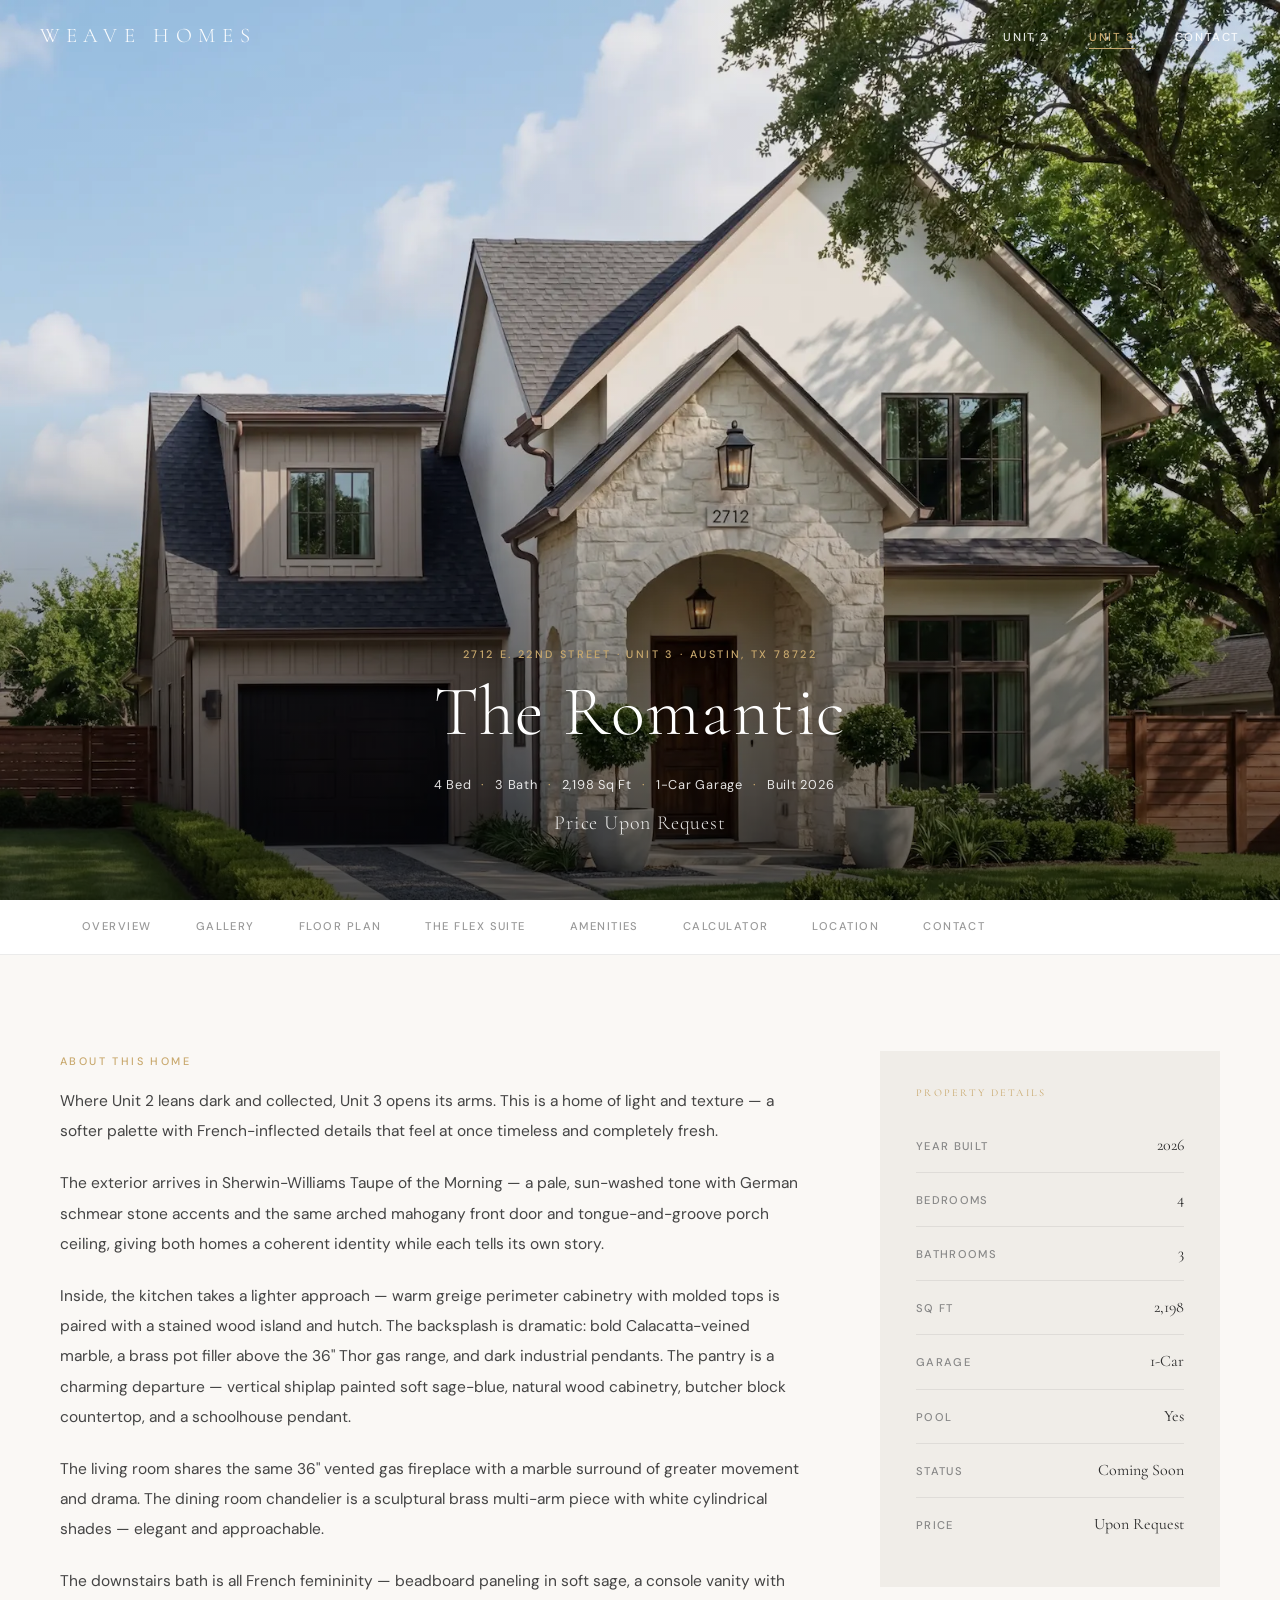
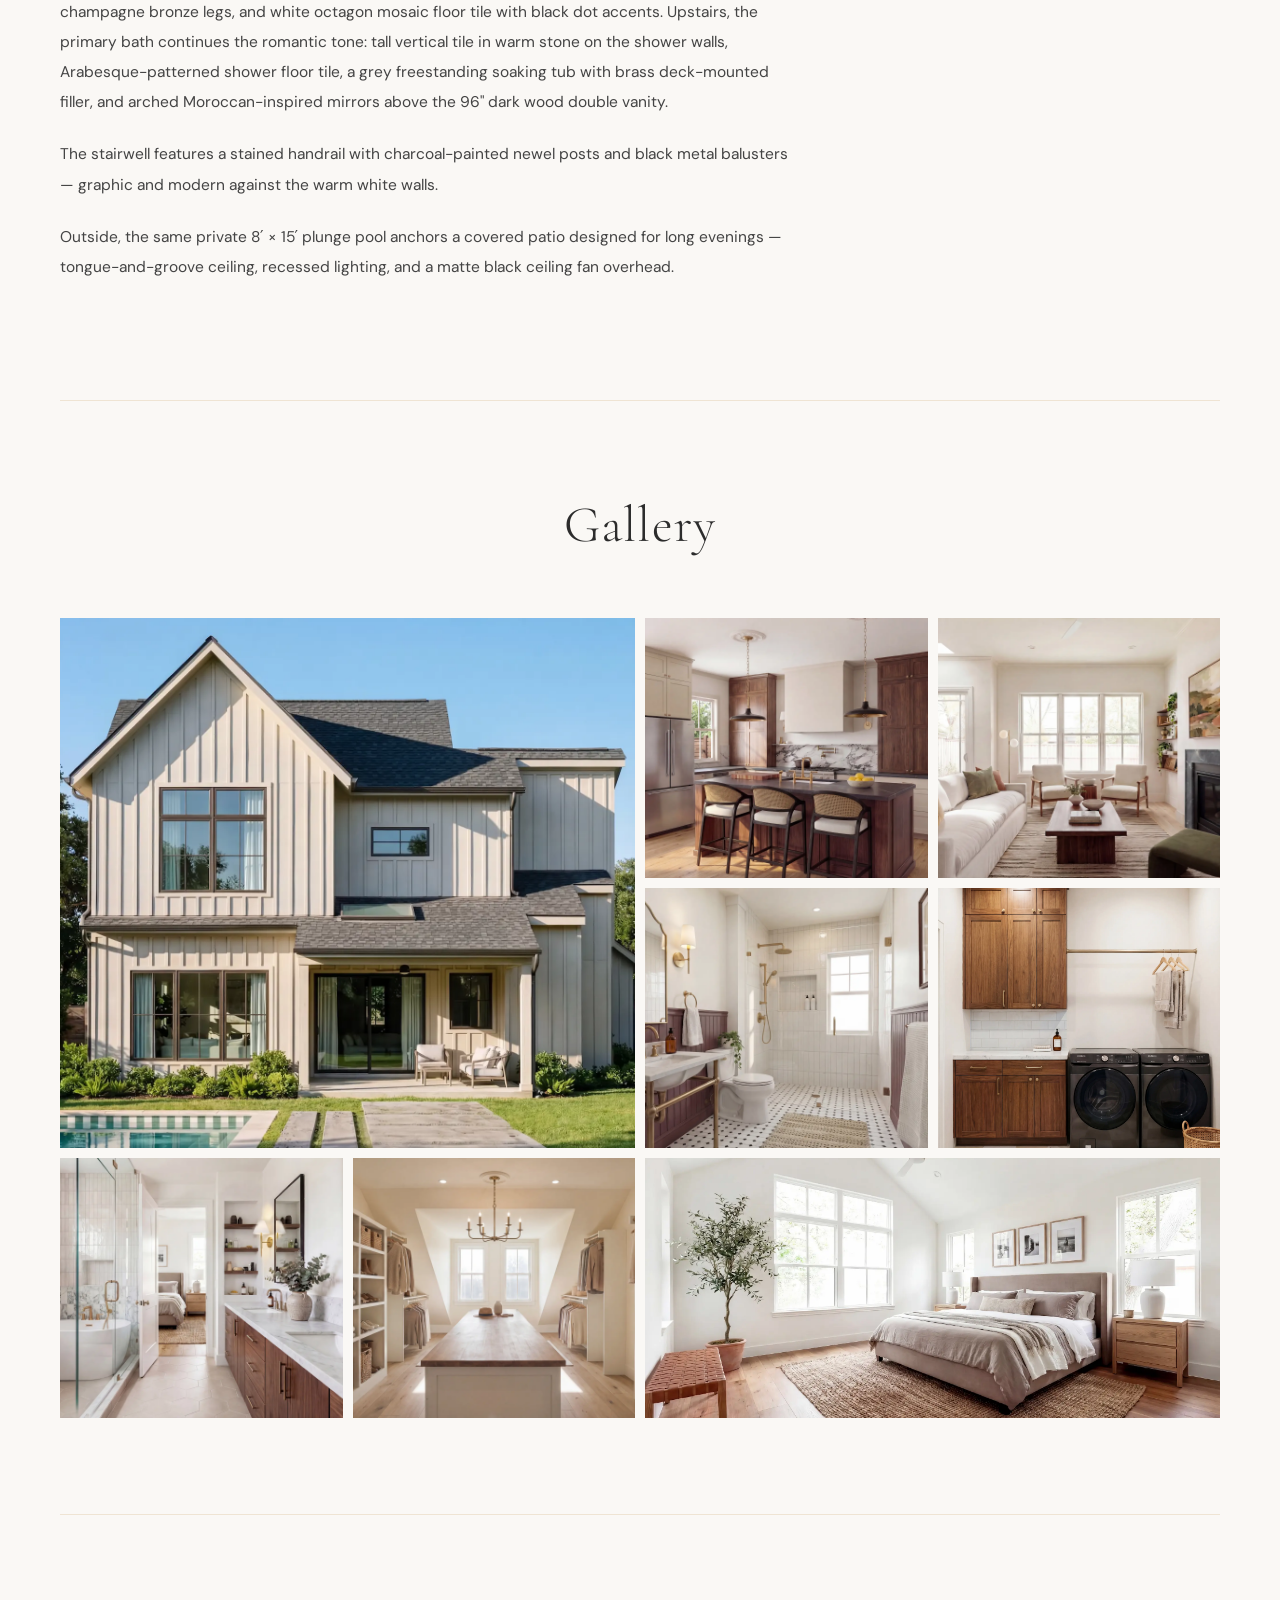
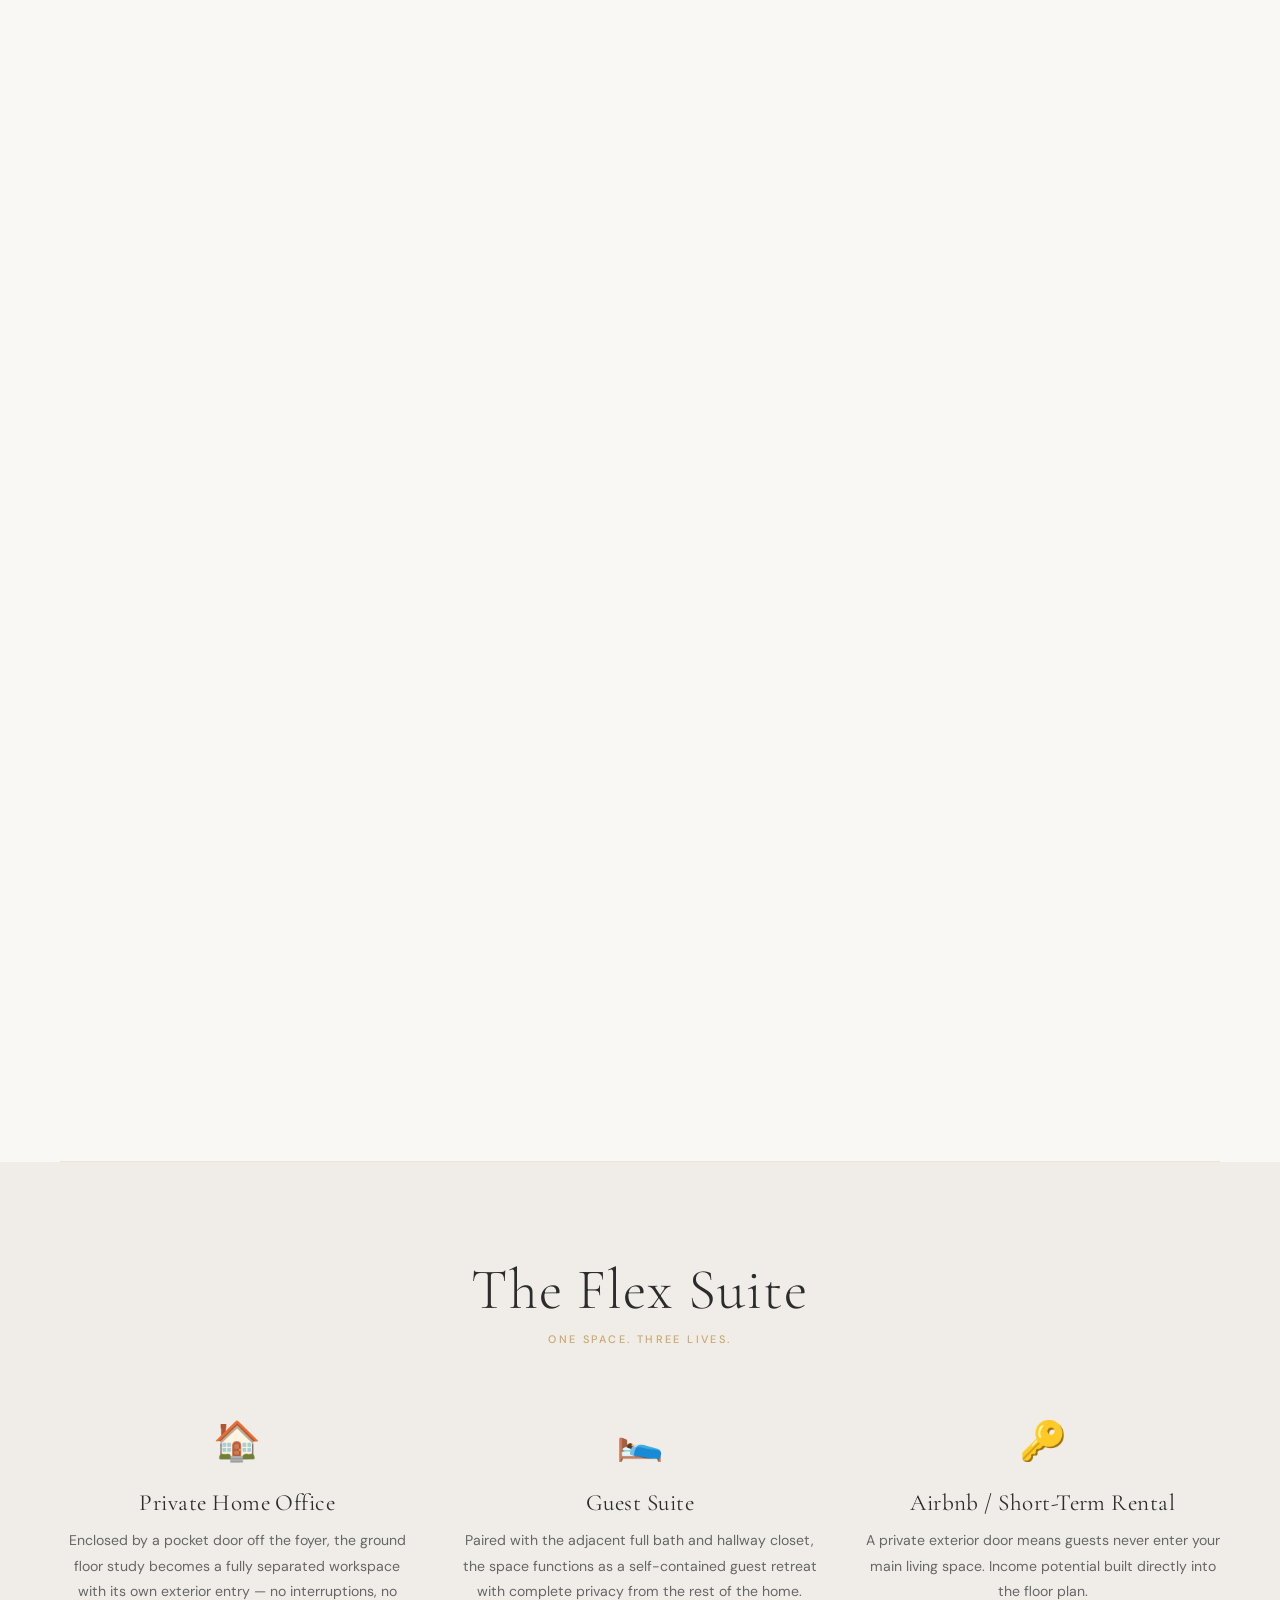
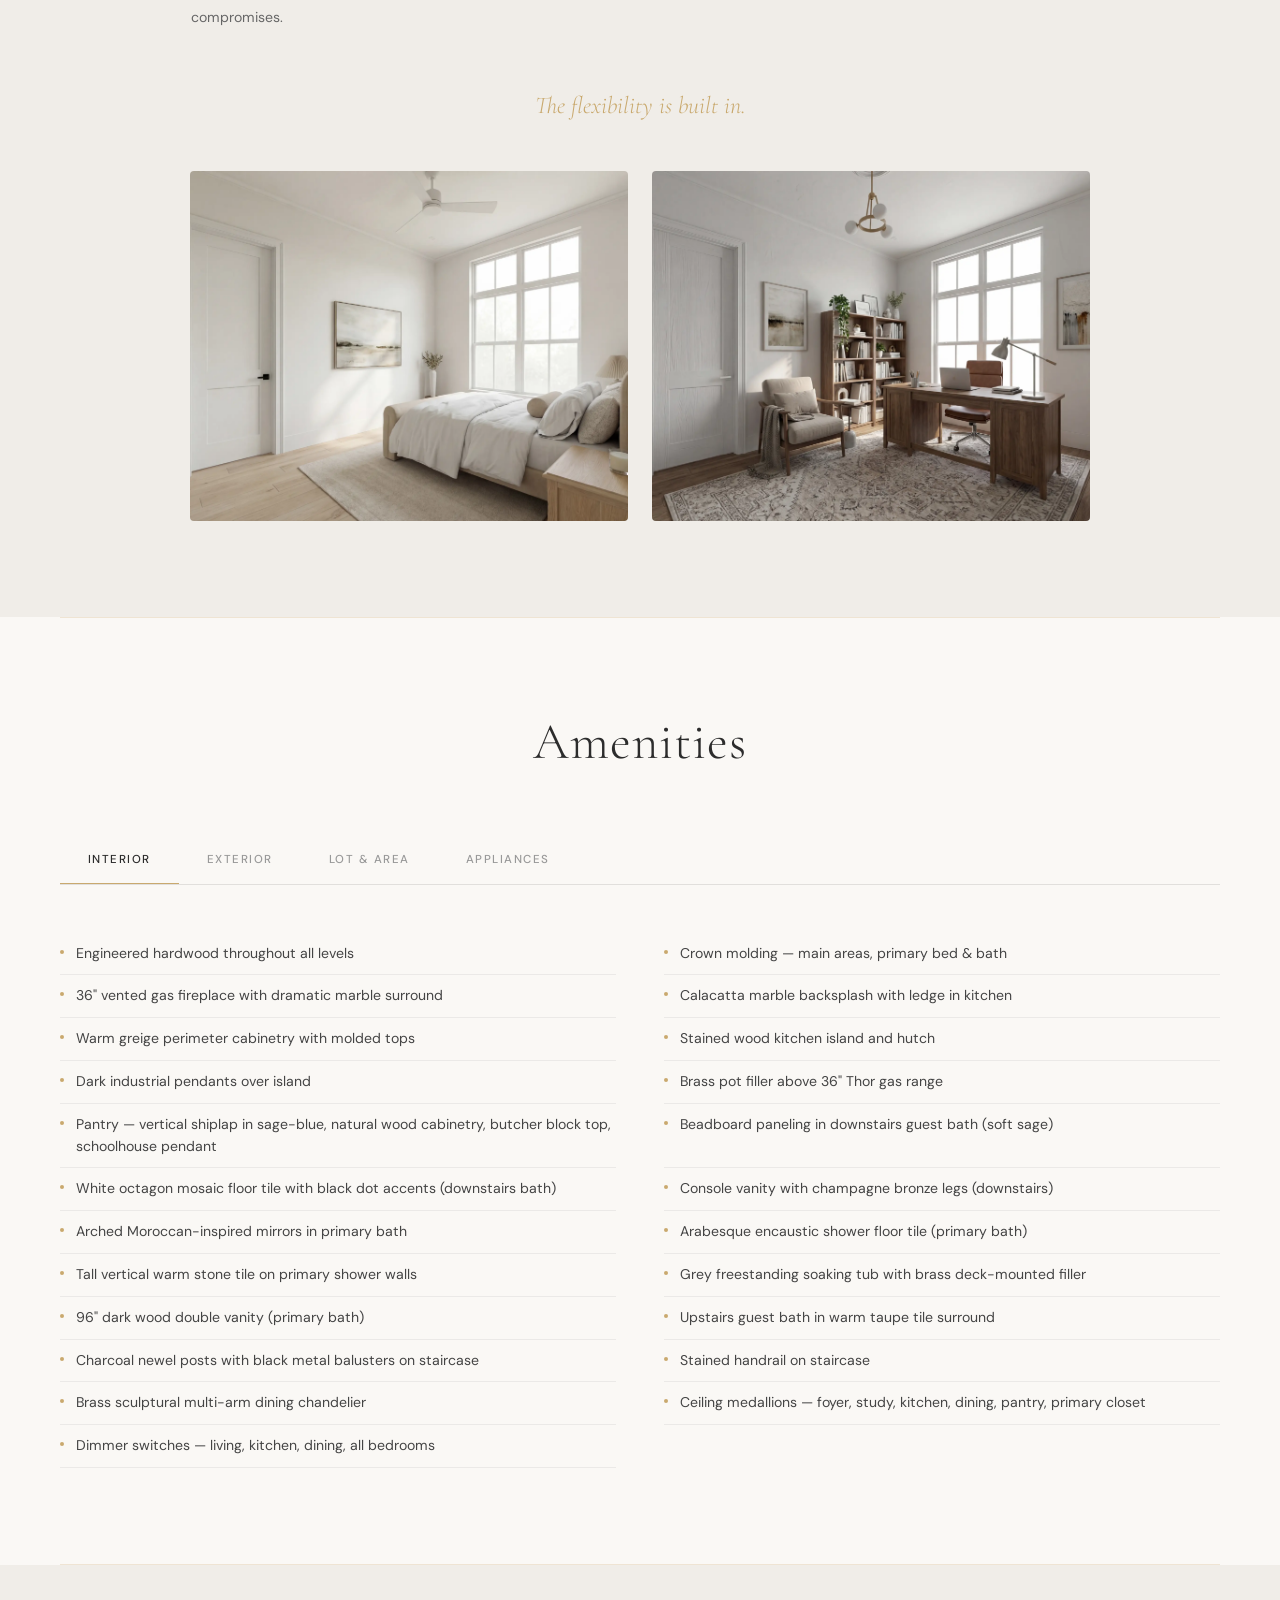
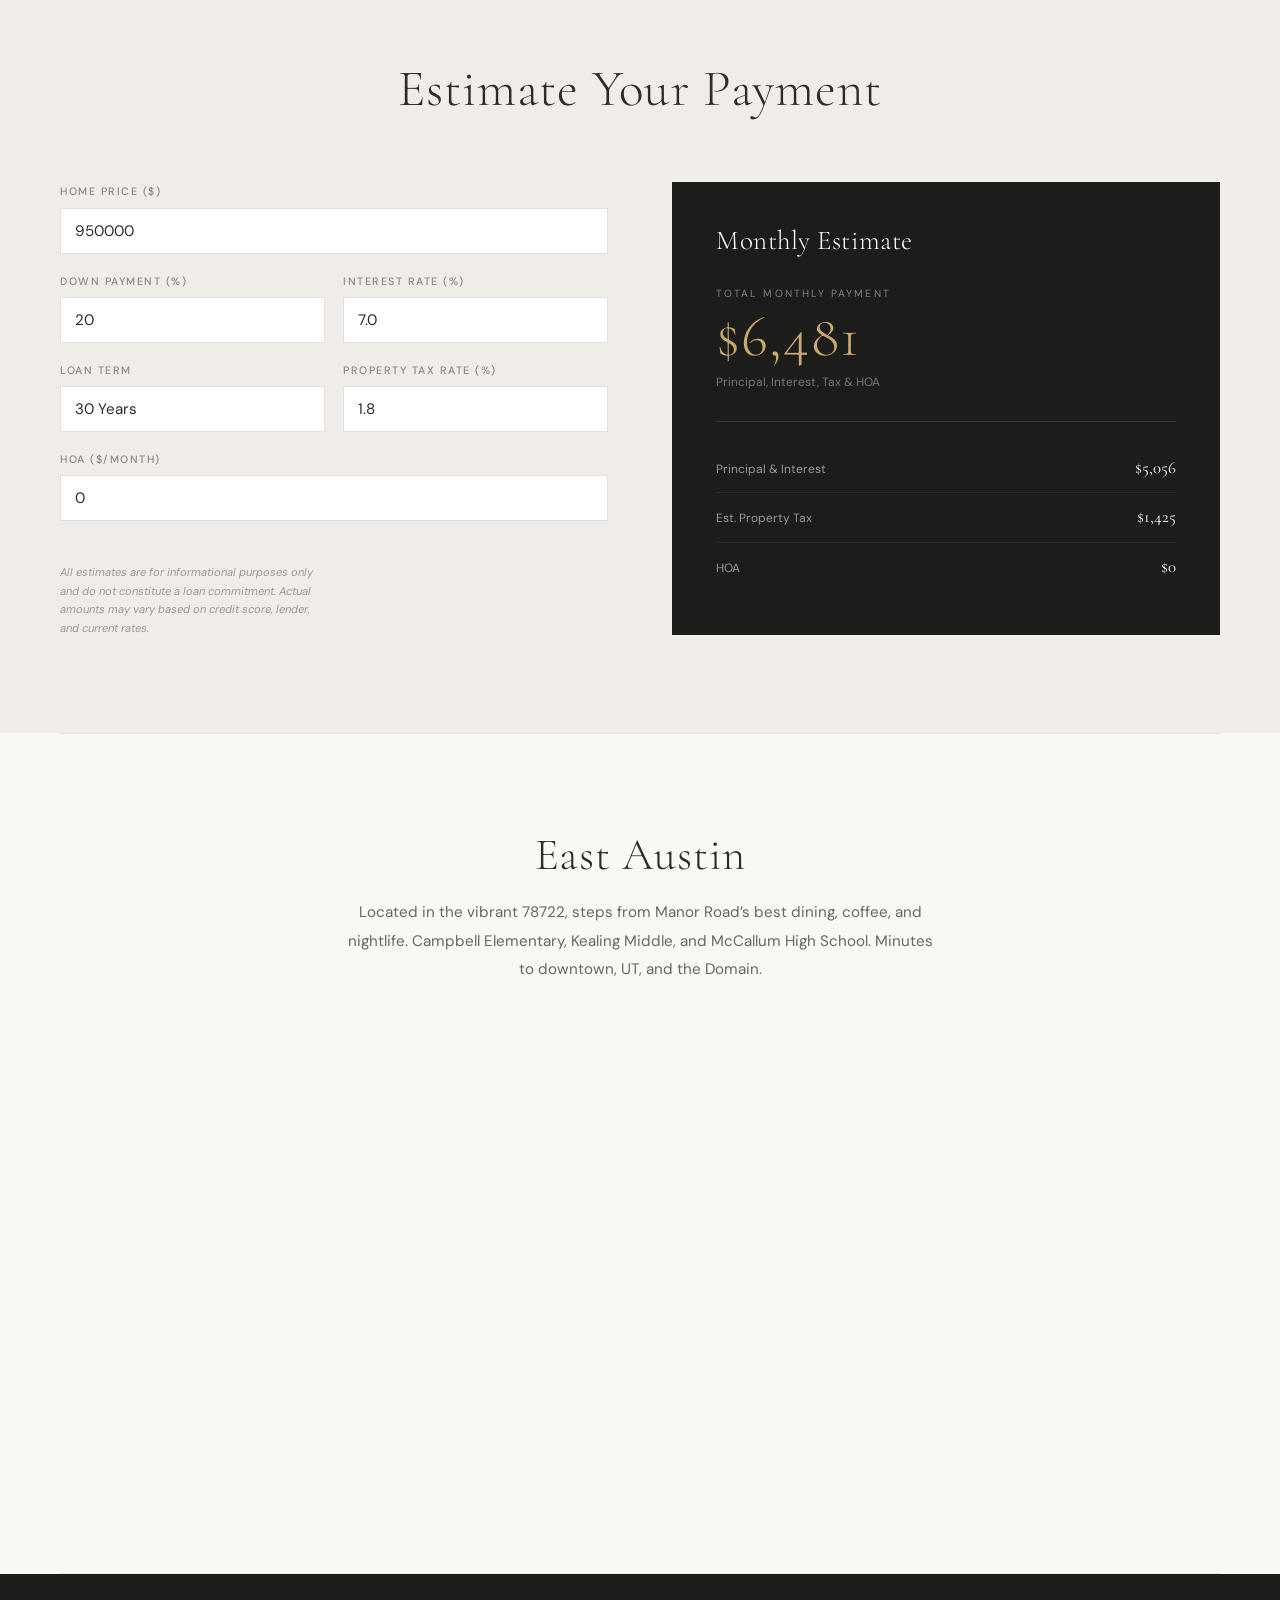
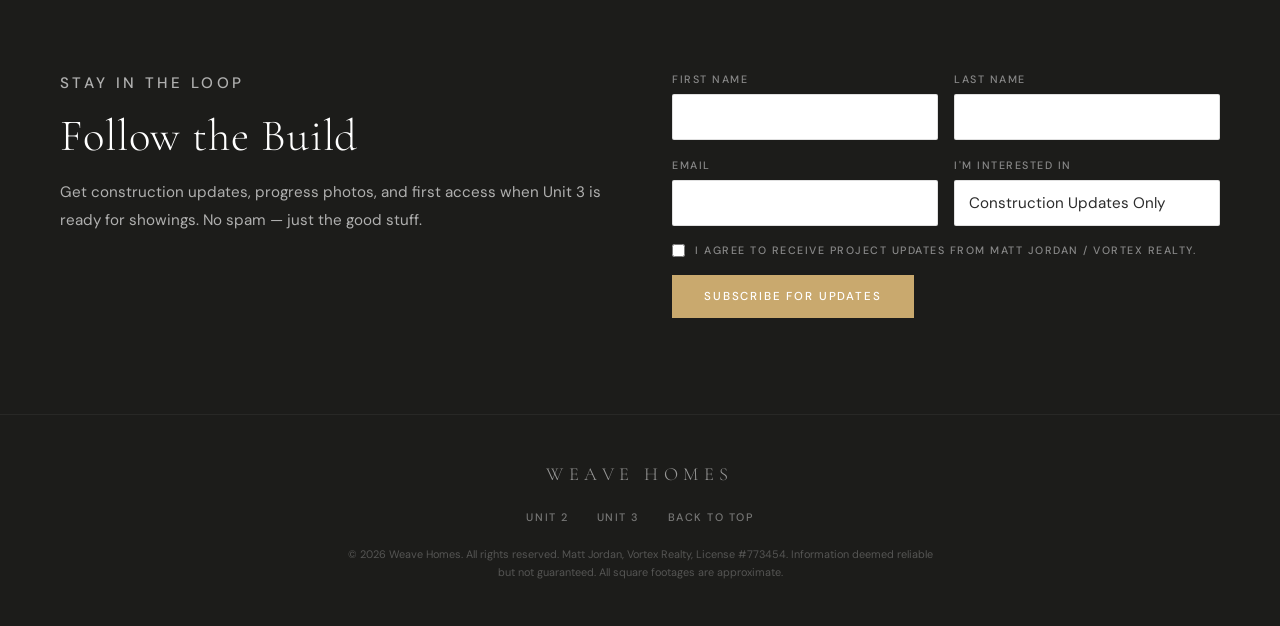
<file: unit-3.html>
<!DOCTYPE html>
<html lang="en">
<head>
  <meta charset="UTF-8">
  <meta name="viewport" content="width=device-width, initial-scale=1.0">
  <title>Unit 3 — The Romantic · 2712 E. 22nd Street, Austin TX</title>
  <meta name="description" content="Unit 3 at 2712 E. 22nd Street, Austin TX 78722. 4 bed · 3 bath · 2,198 sq ft · 1-car garage · plunge pool. Newly built 2026. Price Upon Request.">

  <!-- Google tag (gtag.js) -->
  <script async src="https://www.googletagmanager.com/gtag/js?id=G-LDSJNLS9MR"></script>
  <script>
    window.dataLayer = window.dataLayer || [];
    function gtag(){dataLayer.push(arguments);}
    gtag('js', new Date());
    gtag('config', 'G-LDSJNLS9MR');
  </script>

  <!-- Google Fonts -->
  <link rel="preconnect" href="https://fonts.googleapis.com">
  <link rel="preconnect" href="https://fonts.gstatic.com" crossorigin>
  <link href="https://fonts.googleapis.com/css2?family=Cormorant+Garamond:ital,wght@0,300;0,400;0,500;0,600;1,300;1,400;1,500&family=DM+Sans:wght@300;400;500&display=swap" rel="stylesheet">

  <link rel="stylesheet" href="styles.css">
</head>
<body>

  <!-- ==============================================
       NAVBAR
       ============================================== -->
  <nav class="navbar" id="navbar">
    <a href="index.html" class="nav-logo">Weave Homes</a>

    <ul class="nav-links">
      <li><a href="unit-2.html">Unit 2</a></li>
      <li><a href="unit-3.html" class="active">Unit 3</a></li>
      <li><a href="#contact">Contact</a></li>
    </ul>

    <button class="hamburger" aria-label="Toggle navigation">
      <span></span>
      <span></span>
      <span></span>
    </button>
  </nav>

  <!-- Mobile nav dropdown -->
  <div class="mobile-nav" id="mobile-nav">
    <a href="unit-2.html">Unit 2</a>
    <a href="unit-3.html">Unit 3</a>
    <a href="#contact">Contact</a>
  </div>


  <!-- ==============================================
       HERO — UNIT 3
       Text anchor: bottom-left
       ============================================== -->
  <section class="hero-unit">
    <div class="hero-media">
      <img src="images/2712-east-22nd-street-austin-new-construction-unit-3.webp" alt="2712 E. 22nd Street Unit 3 — New Construction Austin" class="hero-img">
    </div>
    <div class="hero-overlay">
      <div class="hero-unit-content">
        <p class="eyebrow">2712 E. 22nd Street &middot; Unit 3 &middot; Austin, TX 78722</p>
        <h1>The Romantic</h1>
        <div class="hero-stats-bar">
          <span>4 Bed</span>
          <span>3 Bath</span>
          <span>2,198 Sq Ft</span>
          <span>1-Car Garage</span>
          <span>Built 2026</span>
        </div>
        <p class="hero-price">Price Upon Request</p>
      </div>
    </div>
  </section>


  <!-- ==============================================
       STICKY SUB-NAV
       ============================================== -->
  <nav class="subnav" id="subnav">
    <div class="subnav-inner">
      <a href="#overview">Overview</a>
      <a href="#gallery">Gallery</a>
      <a href="#floor-plan">Floor Plan</a>
      <a href="#flex-suite">The Flex Suite</a>
      <a href="#amenities">Amenities</a>
      <a href="#calculator">Calculator</a>
      <a href="#location">Location</a>
      <a href="#contact">Contact</a>
    </div>
  </nav>


  <!-- ==============================================
       OVERVIEW
       ============================================== -->
  <section class="section" id="overview">
    <div class="container">
      <div class="overview-grid">

        <!-- Description — Unit 3 / The Romantic -->
        <div class="overview-description fade-in">
          <p class="eyebrow" style="margin-bottom:14px;">About This Home</p>
          <p>Where Unit 2 leans dark and collected, Unit 3 opens its arms. This is a home of light and texture — a softer palette with French-inflected details that feel at once timeless and completely fresh.</p>
          <p>The exterior arrives in Sherwin-Williams Taupe of the Morning — a pale, sun-washed tone with German schmear stone accents and the same arched mahogany front door and tongue-and-groove porch ceiling, giving both homes a coherent identity while each tells its own story.</p>
          <p>Inside, the kitchen takes a lighter approach — warm greige perimeter cabinetry with molded tops is paired with a stained wood island and hutch. The backsplash is dramatic: bold Calacatta-veined marble, a brass pot filler above the 36" Thor gas range, and dark industrial pendants. The pantry is a charming departure — vertical shiplap painted soft sage-blue, natural wood cabinetry, butcher block countertop, and a schoolhouse pendant.</p>
          <p>The living room shares the same 36" vented gas fireplace with a marble surround of greater movement and drama. The dining room chandelier is a sculptural brass multi-arm piece with white cylindrical shades — elegant and approachable.</p>
          <p>The downstairs bath is all French femininity — beadboard paneling in soft sage, a console vanity with champagne bronze legs, and white octagon mosaic floor tile with black dot accents. Upstairs, the primary bath continues the romantic tone: tall vertical tile in warm stone on the shower walls, Arabesque-patterned shower floor tile, a grey freestanding soaking tub with brass deck-mounted filler, and arched Moroccan-inspired mirrors above the 96" dark wood double vanity.</p>
          <p>The stairwell features a stained handrail with charcoal-painted newel posts and black metal balusters — graphic and modern against the warm white walls.</p>
          <p>Outside, the same private 8&prime; &times; 15&prime; plunge pool anchors a covered patio designed for long evenings — tongue-and-groove ceiling, recessed lighting, and a matte black ceiling fan overhead.</p>
        </div>

        <!-- Key stats panel -->
        <aside class="stats-panel fade-in delay-2">
          <h3>Property Details</h3>
          <div class="stat-row">
            <span class="stat-label">Year Built</span>
            <span class="stat-value">2026</span>
          </div>
          <div class="stat-row">
            <span class="stat-label">Bedrooms</span>
            <span class="stat-value">4</span>
          </div>
          <div class="stat-row">
            <span class="stat-label">Bathrooms</span>
            <span class="stat-value">3</span>
          </div>
          <div class="stat-row">
            <span class="stat-label">Sq Ft</span>
            <span class="stat-value">2,198</span>
          </div>
          <div class="stat-row">
            <span class="stat-label">Garage</span>
            <span class="stat-value">1-Car</span>
          </div>
          <div class="stat-row">
            <span class="stat-label">Pool</span>
            <span class="stat-value">Yes</span>
          </div>
          <div class="stat-row">
            <span class="stat-label">Status</span>
            <span class="stat-value">Coming Soon</span>
          </div>
          <div class="stat-row">
            <span class="stat-label">Price</span>
            <span class="stat-value">Upon Request</span>
          </div>
        </aside>

      </div>
    </div>
  </section>

  <div class="container"><div class="gold-rule-full"></div></div>


  <!-- ==============================================
       GALLERY
       ============================================== -->
  <section class="section" id="gallery">
    <div class="container">

      <div class="section-title fade-in">
        <h2>Gallery</h2>
      </div>

      <div class="gallery-grid fade-in">
        <div class="gallery-item" data-index="0">
          <img src="images/east-austin-french-villa-exterior-cream-board-batten-pool.webp" alt="Unit 3 Exterior — Cream Board and Batten with Pool" class="gallery-img">
        </div>
        <div class="gallery-item" data-index="1">
          <img src="images/east-austin-french-villa-kitchen-walnut-cabinets-marble-backsplash.webp" alt="Unit 3 Kitchen — Walnut Cabinets with Marble Backsplash" class="gallery-img">
        </div>
        <div class="gallery-item" data-index="2">
          <img src="images/east-austin-new-construction-unit-3-living-room.webp" alt="Unit 3 Living Room — New Construction East Austin" class="gallery-img">
        </div>
        <div class="gallery-item" data-index="3">
          <img src="images/east-austin-new-construction-unit-3-downstairs-bathroom.webp" alt="Unit 3 Downstairs Bathroom — New Construction East Austin" class="gallery-img">
        </div>
        <div class="gallery-item" data-index="4">
          <img src="images/east-austin-new-construction-unit-3-laundry-room.webp" alt="Unit 3 Laundry Room — New Construction East Austin" class="gallery-img">
        </div>
        <div class="gallery-item" data-index="5">
          <img src="images/east-austin-new-construction-unit-3-master-bathroom.webp" alt="Unit 3 Master Bathroom — New Construction East Austin" class="gallery-img">
        </div>
        <div class="gallery-item" data-index="6">
          <img src="images/east-austin-new-construction-walk-in-closet.webp" alt="Unit 3 Walk-In Closet — New Construction East Austin" class="gallery-img">
        </div>
        <div class="gallery-item" data-index="7">
          <img src="images/east-austin-new-construction-master-bedroom.webp" alt="Unit 3 Master Bedroom — New Construction East Austin" class="gallery-img">
        </div>
      </div>

    </div>
  </section>

  <!-- Lightbox -->
  <div class="lightbox" id="lightbox" role="dialog" aria-modal="true" aria-label="Image gallery">
    <div class="lightbox-inner">
      <button class="lightbox-close" aria-label="Close gallery">&#x2715; Close</button>
      <div class="lightbox-content"></div>
      <button class="lightbox-prev" aria-label="Previous image">&#8592;</button>
      <button class="lightbox-next" aria-label="Next image">&#8594;</button>
    </div>
    <p class="lightbox-caption"></p>
  </div>

  <div class="container"><div class="gold-rule-full"></div></div>


  <!-- ==============================================
       FLOOR PLAN
       ============================================== -->
  <section class="section" id="floor-plan">
    <div class="container">

      <div class="section-title fade-in">
        <p class="eyebrow">Layout</p>
        <h2>Floor Plan</h2>
        <p>2,198 square feet across two levels</p>
      </div>

      <div class="floorplan-grid fade-in">

        <div class="floorplan-level">
          <p class="eyebrow floorplan-level-label">Level 1 &mdash; Main Floor</p>
          <img src="images/east-austin-new-construction-first-floor-plan.webp" alt="Unit 3 First Floor Plan — New Construction East Austin" class="floorplan-img">
          <p class="floorplan-rooms">Entry &middot; Study / Flex Suite &middot; Full Bath &middot; Kitchen &middot; Dining &middot; Living &middot; 1-Car Garage &middot; Covered Patio</p>
        </div>

        <div class="floorplan-level">
          <p class="eyebrow floorplan-level-label">Level 2 &mdash; Upper Floor</p>
          <img src="images/east-austin-new-construction-second-floor-plan.webp" alt="Unit 3 Second Floor Plan — New Construction East Austin" class="floorplan-img">
          <p class="floorplan-rooms">Primary Suite &middot; Primary Bath &middot; Primary Closet &middot; Bedroom 2 &middot; Bedroom 3 &middot; Full Bath &middot; Laundry</p>
        </div>

      </div>

      <p class="floorplan-disclaimer fade-in">Floor plans are approximate and for illustrative purposes only. Square footages and dimensions may vary.</p>

    </div>
  </section>

  <div class="container"><div class="gold-rule-full"></div></div>


  <!-- ==============================================
       THE FLEX SUITE — FEATURED CALLOUT
       ============================================== -->
  <section class="flex-suite-section" id="flex-suite">
    <div class="container">

      <div class="flex-suite-header fade-in">
        <h2>The Flex Suite</h2>
        <p class="eyebrow" style="margin-top:8px;">One Space. Three Lives.</p>
      </div>

      <div class="flex-cols">

        <div class="flex-col fade-in delay-1">
          <span class="flex-icon" aria-hidden="true">&#127968;</span>
          <h3>Private Home Office</h3>
          <p>Enclosed by a pocket door off the foyer, the ground floor study becomes a fully separated workspace with its own exterior entry — no interruptions, no compromises.</p>
        </div>

        <div class="flex-col fade-in delay-2">
          <span class="flex-icon" aria-hidden="true">&#128716;</span>
          <h3>Guest Suite</h3>
          <p>Paired with the adjacent full bath and hallway closet, the space functions as a self-contained guest retreat with complete privacy from the rest of the home.</p>
        </div>

        <div class="flex-col fade-in delay-3">
          <span class="flex-icon" aria-hidden="true">&#128273;</span>
          <h3>Airbnb / Short-Term Rental</h3>
          <p>A private exterior door means guests never enter your main living space. Income potential built directly into the floor plan.</p>
        </div>

      </div>

      <p class="flex-tagline fade-in">The flexibility is built in.</p>

      <div class="flex-fp-wrap fade-in">
        <div class="flex-fp-images">
          <img src="images/east-austin-new-construction-flex-suite-bedroom.webp" alt="Flex Suite as Guest Bedroom — New Construction East Austin" class="flex-fp-img">
          <img src="images/east-austin-new-construction-flex-suite-office.webp" alt="Flex Suite as Home Office — New Construction East Austin" class="flex-fp-img">
        </div>
      </div>

    </div>
  </section>

  <div class="container"><div class="gold-rule-full"></div></div>


  <!-- ==============================================
       AMENITIES — TABBED INTERFACE
       ============================================== -->
  <section class="section" id="amenities">
    <div class="container">

      <div class="section-title fade-in">
        <h2>Amenities</h2>
      </div>

      <div data-tabs class="fade-in">

        <div class="tabs-nav" role="tablist">
          <button class="tab-btn active" role="tab" aria-selected="true">Interior</button>
          <button class="tab-btn" role="tab" aria-selected="false">Exterior</button>
          <button class="tab-btn" role="tab" aria-selected="false">Lot &amp; Area</button>
          <button class="tab-btn" role="tab" aria-selected="false">Appliances</button>
        </div>

        <!-- INTERIOR — Unit 3 differences -->
        <div class="tab-panel active" role="tabpanel">
          <ul class="amenity-list">
            <li class="amenity-item">Engineered hardwood throughout all levels</li>
            <li class="amenity-item">Crown molding — main areas, primary bed &amp; bath</li>
            <li class="amenity-item">36&quot; vented gas fireplace with dramatic marble surround</li>
            <li class="amenity-item">Calacatta marble backsplash with ledge in kitchen</li>
            <li class="amenity-item">Warm greige perimeter cabinetry with molded tops</li>
            <li class="amenity-item">Stained wood kitchen island and hutch</li>
            <li class="amenity-item">Dark industrial pendants over island</li>
            <li class="amenity-item">Brass pot filler above 36&quot; Thor gas range</li>
            <li class="amenity-item">Pantry — vertical shiplap in sage-blue, natural wood cabinetry, butcher block top, schoolhouse pendant</li>
            <li class="amenity-item">Beadboard paneling in downstairs guest bath (soft sage)</li>
            <li class="amenity-item">White octagon mosaic floor tile with black dot accents (downstairs bath)</li>
            <li class="amenity-item">Console vanity with champagne bronze legs (downstairs)</li>
            <li class="amenity-item">Arched Moroccan-inspired mirrors in primary bath</li>
            <li class="amenity-item">Arabesque encaustic shower floor tile (primary bath)</li>
            <li class="amenity-item">Tall vertical warm stone tile on primary shower walls</li>
            <li class="amenity-item">Grey freestanding soaking tub with brass deck-mounted filler</li>
            <li class="amenity-item">96&quot; dark wood double vanity (primary bath)</li>
            <li class="amenity-item">Upstairs guest bath in warm taupe tile surround</li>
            <li class="amenity-item">Charcoal newel posts with black metal balusters on staircase</li>
            <li class="amenity-item">Stained handrail on staircase</li>
            <li class="amenity-item">Brass sculptural multi-arm dining chandelier</li>
            <li class="amenity-item">Ceiling medallions — foyer, study, kitchen, dining, pantry, primary closet</li>
            <li class="amenity-item">Dimmer switches — living, kitchen, dining, all bedrooms</li>
          </ul>
        </div>

        <!-- EXTERIOR — Unit 3 differences -->
        <div class="tab-panel" role="tabpanel">
          <ul class="amenity-list">
            <li class="amenity-item">SW Taupe of the Morning stucco</li>
            <li class="amenity-item">German schmear stone accents</li>
            <li class="amenity-item">Board &amp; batten siding, trim, soffit, fascia</li>
            <li class="amenity-item">Tongue &amp; groove porch ceiling</li>
            <li class="amenity-item">Arched mahogany front door with custom stain</li>
            <li class="amenity-item">Custom lantern entry lighting</li>
            <li class="amenity-item">Black garage door</li>
            <li class="amenity-item">Custom house number plaque</li>
            <li class="amenity-item">Paver walkway to front door</li>
            <li class="amenity-item">Horizontal wood privacy fencing</li>
            <li class="amenity-item">8&prime; &times; 15&prime; private plunge pool</li>
            <li class="amenity-item">Covered back patio — tongue &amp; groove ceiling, recessed lighting, matte black ceiling fan</li>
          </ul>
        </div>

        <!-- LOT & AREA -->
        <div class="tab-panel" role="tabpanel">
          <div class="stats-grid-tab">
            <div class="stat-row"><span class="stat-label">Status</span><span class="stat-value">Coming Soon</span></div>
            <div class="stat-row"><span class="stat-label">Year Built</span><span class="stat-value">2026</span></div>
            <div class="stat-row"><span class="stat-label">Architecture</span><span class="stat-value">Modern Provençal</span></div>
            <div class="stat-row"><span class="stat-label">Type</span><span class="stat-value">New Construction</span></div>
            <div class="stat-row"><span class="stat-label">Elementary</span><span class="stat-value">Campbell Elementary</span></div>
            <div class="stat-row"><span class="stat-label">School District</span><span class="stat-value">Austin ISD</span></div>
            <div class="stat-row"><span class="stat-label">Middle School</span><span class="stat-value">Kealing Middle School</span></div>
            <div class="stat-row"><span class="stat-label">High School</span><span class="stat-value">McCallum High School</span></div>
          </div>
        </div>

        <!-- APPLIANCES -->
        <div class="tab-panel" role="tabpanel">
          <ul class="amenity-list">
            <li class="amenity-item">Thor 36&quot; counter-depth refrigerator</li>
            <li class="amenity-item">Thor 36&quot; gas range</li>
            <li class="amenity-item">Thor 30&quot; built-in microwave (lower, right of refrigerator)</li>
            <li class="amenity-item">Bosch dishwasher</li>
            <li class="amenity-item">42&quot; custom vent hood</li>
            <li class="amenity-item">24&quot; wine cooler (pantry)</li>
            <li class="amenity-item">LG washer + dryer</li>
            <li class="amenity-item">Tankless water heater</li>
          </ul>
        </div>

      </div>
    </div>
  </section>

  <div class="container"><div class="gold-rule-full"></div></div>


  <!-- ==============================================
       MORTGAGE CALCULATOR
       ============================================== -->
  <section class="section section-alt" id="calculator">
    <div class="container">

      <div class="section-title fade-in">
        <h2>Estimate Your Payment</h2>
      </div>

      <div class="calc-grid fade-in" id="mortgage-calc">

        <div class="calc-form">
          <div class="form-group span-2">
            <label for="calc-price">Home Price ($)</label>
            <input type="number" id="calc-price" value="950000" min="0" step="1000">
          </div>
          <div class="form-group">
            <label for="calc-down">Down Payment (%)</label>
            <input type="number" id="calc-down" value="20" min="0" max="100" step="0.5">
          </div>
          <div class="form-group">
            <label for="calc-rate">Interest Rate (%)</label>
            <input type="number" id="calc-rate" value="7.0" min="0" max="30" step="0.1">
          </div>
          <div class="form-group">
            <label for="calc-term">Loan Term</label>
            <select id="calc-term">
              <option value="10">10 Years</option>
              <option value="15">15 Years</option>
              <option value="20">20 Years</option>
              <option value="25">25 Years</option>
              <option value="30" selected>30 Years</option>
            </select>
          </div>
          <div class="form-group">
            <label for="calc-tax">Property Tax Rate (%)</label>
            <input type="number" id="calc-tax" value="1.8" min="0" step="0.01">
          </div>
          <div class="form-group span-2">
            <label for="calc-hoa">HOA ($/month)</label>
            <input type="number" id="calc-hoa" value="0" min="0" step="10">
          </div>
          <p class="calc-disclaimer span-2">
            All estimates are for informational purposes only and do not constitute a loan commitment. Actual amounts may vary based on credit score, lender, and current rates.
          </p>
        </div>

        <div class="calc-results">
          <h3>Monthly Estimate</h3>
          <div class="result-main">
            <p class="result-label">Total Monthly Payment</p>
            <p class="result-total" id="result-total">—</p>
            <p class="result-sub">Principal, Interest, Tax &amp; HOA</p>
          </div>
          <div class="result-breakdown">
            <div class="result-line">
              <span class="rl-label">Principal &amp; Interest</span>
              <span class="rl-value" id="result-pi">—</span>
            </div>
            <div class="result-line">
              <span class="rl-label">Est. Property Tax</span>
              <span class="rl-value" id="result-tax">—</span>
            </div>
            <div class="result-line">
              <span class="rl-label">HOA</span>
              <span class="rl-value" id="result-hoa">—</span>
            </div>
          </div>
        </div>

      </div>
    </div>
  </section>

  <div class="container"><div class="gold-rule-full"></div></div>


  <!-- ==============================================
       LOCATION
       ============================================== -->
  <section class="section location-section" id="location">
    <div class="container">
      <div class="fade-in">
        <h2>East Austin</h2>
        <p>Located in the vibrant 78722, steps from Manor Road&rsquo;s best dining, coffee, and nightlife. Campbell Elementary, Kealing Middle, and McCallum High School. Minutes to downtown, UT, and the Domain.</p>
      </div>
      <div class="map-wrap fade-in">
        <iframe
          src="https://maps.google.com/maps?q=2712+E+22nd+St+Austin+TX+78722&output=embed"
          width="100%"
          height="450"
          style="border:0;"
          allowfullscreen=""
          loading="lazy"
          title="Map of 2712 E. 22nd Street, Austin TX 78722">
        </iframe>
      </div>
    </div>
  </section>

  <div class="container"><div class="gold-rule-full"></div></div>


  <!-- ==============================================
       CONTACT
       ============================================== -->
  <section class="section section-dark subscribe-section" id="contact">
    <div class="container">
      <div class="subscribe-inner fade-in">
        <div class="subscribe-copy">
          <p class="eyebrow">Stay in the Loop</p>
          <h2>Follow the Build</h2>
          <p>Get construction updates, progress photos, and first access when Unit 3 is ready for showings. No spam — just the good stuff.</p>
        </div>
        <form class="subscribe-form" action="https://formspree.io/f/xlgpqlnq" method="POST">
          <div class="form-group">
            <label for="first-name">First Name</label>
            <input type="text" id="first-name" name="first_name" placeholder="Jane" required>
          </div>
          <div class="form-group">
            <label for="last-name">Last Name</label>
            <input type="text" id="last-name" name="last_name" placeholder="Smith" required>
          </div>
          <div class="form-group">
            <label for="email">Email</label>
            <input type="email" id="email" name="email" placeholder="jane@example.com" required>
          </div>
          <div class="form-group">
            <label for="interest">I'm interested in</label>
            <select id="interest" name="interest">
              <option value="updates">Construction Updates Only</option>
              <option value="purchase">Interested in Purchasing</option>
              <option value="both">Both</option>
            </select>
          </div>
          <div class="form-group sub-consent">
            <label class="checkbox-label">
              <input type="checkbox" name="consent" required>
              I agree to receive project updates from Matt Jordan / Vortex Realty.
            </label>
          </div>
          <button type="submit" class="btn btn-gold">Subscribe for Updates</button>
        </form>
      </div>
    </div>
  </section>


  <!-- ==============================================
       FOOTER
       ============================================== -->
  <footer class="site-footer">
    <div class="container">
      <div class="footer-inner">
        <span class="footer-logo">Weave Homes</span>
        <nav class="footer-nav">
          <a href="unit-2.html">Unit 2</a>
          <a href="unit-3.html">Unit 3</a>
          <a href="#">Back to Top</a>
        </nav>
        <p class="footer-legal">
          &copy; 2026 Weave Homes. All rights reserved.
          Matt Jordan, Vortex Realty, License #773454.
          Information deemed reliable but not guaranteed. All square footages are approximate.
        </p>
      </div>
    </div>
  </footer>

  <script src="script.js"></script>
</body>
</html>
</file>
<file: styles.css>
/* ==============================================
   STYLES.CSS — WEAVE HOMES
   Modern Provençal Property Listing Site
   2712 E. 22nd Street, Austin, TX 78722
   ============================================== */

/* --- GOOGLE FONTS --- */
@import url('https://fonts.googleapis.com/css2?family=Cormorant+Garamond:ital,wght@0,300;0,400;0,500;0,600;1,300;1,400;1,500&family=DM+Sans:wght@300;400;500&display=swap');

/* --- CSS VARIABLES --- */
:root {
  --bg:          #FAF8F5;
  --text:        #2C2C2C;
  --gold:        #C9A96E;
  --stone:       #F0EDE8;
  --dark:        #1C1C1A;
  --white:       #FFFFFF;
  --ph-bg:       #E8E4DE;  /* placeholder background */
  --ph-text:     #9A9490;  /* placeholder text */

  --font-serif:  'Cormorant Garamond', Georgia, serif;
  --font-sans:   'DM Sans', system-ui, sans-serif;

  --nav-h:       72px;
  --section-pad: 96px;
  --max-w:       1240px;
  --gutter:      40px;

  --ease:        0.3s ease;
  --ease-slow:   0.65s ease;
}

/* --- RESET & BASE --- */
*, *::before, *::after { box-sizing: border-box; margin: 0; padding: 0; }

html { scroll-behavior: smooth; font-size: 16px; }

body {
  font-family: var(--font-sans);
  background: var(--bg);
  color: var(--text);
  line-height: 1.7;
  overflow-x: hidden;
}

img { max-width: 100%; display: block; }
a   { color: inherit; text-decoration: none; }
ul  { list-style: none; }

/* --- TYPOGRAPHY --- */
h1, h2, h3, h4 {
  font-family: var(--font-serif);
  font-weight: 400;
  line-height: 1.12;
  letter-spacing: 0.02em;
}

/* Small gold spaced-caps label used throughout */
.eyebrow {
  font-family: var(--font-sans);
  font-size: 0.68rem;
  font-weight: 500;
  letter-spacing: 0.22em;
  text-transform: uppercase;
  color: var(--gold);
}

/* --- CONTAINER --- */
.container {
  max-width: var(--max-w);
  margin: 0 auto;
  padding: 0 var(--gutter);
}

/* --- DIVIDERS --- */
.gold-rule {
  width: 56px;
  height: 1px;
  background: var(--gold);
  margin: 0 auto;
}
.gold-rule-full {
  width: 100%;
  height: 1px;
  background: var(--gold);
  opacity: 0.25;
  margin: 0;
}


/* ==============================================
   IMAGE PLACEHOLDERS
   ============================================== */
.img-placeholder {
  background: var(--ph-bg);
  display: flex;
  align-items: center;
  justify-content: center;
  width: 100%;
  height: 100%;
  color: var(--ph-text);
  font-family: var(--font-sans);
  font-size: 0.6rem;
  font-weight: 500;
  letter-spacing: 0.22em;
  text-transform: uppercase;
  text-align: center;
  padding: 8px;
}


/* ==============================================
   NAVBAR
   ============================================== */
.navbar {
  position: fixed;
  top: 0; left: 0; right: 0;
  z-index: 1000;
  height: var(--nav-h);
  padding: 0 var(--gutter);
  display: flex;
  align-items: center;
  justify-content: space-between;
  transition: background var(--ease), box-shadow var(--ease);
  background: transparent;
}

.navbar.scrolled {
  background: var(--white);
  box-shadow: 0 1px 0 rgba(0,0,0,0.07);
}

/* Logo */
.nav-logo {
  font-family: var(--font-serif);
  font-size: 1.3rem;
  font-weight: 300;
  letter-spacing: 0.32em;
  text-transform: uppercase;
  color: rgba(255,255,255,0.95);
  transition: color var(--ease);
}
.navbar.scrolled .nav-logo { color: var(--text); }

/* Desktop links */
.nav-links {
  display: flex;
  gap: 40px;
  align-items: center;
}
.nav-links a {
  font-family: var(--font-sans);
  font-size: 0.72rem;
  font-weight: 500;
  letter-spacing: 0.14em;
  text-transform: uppercase;
  color: rgba(255,255,255,0.88);
  transition: color var(--ease);
  position: relative;
}
.navbar.scrolled .nav-links a { color: var(--text); }

/* Gold underline on hover / active */
.nav-links a::after {
  content: '';
  position: absolute;
  bottom: -4px;
  left: 0;
  width: 0;
  height: 1px;
  background: var(--gold);
  transition: width var(--ease);
}
.nav-links a:hover::after,
.nav-links a.active::after { width: 100%; }
.nav-links a:hover,
.nav-links a.active { color: var(--gold); }
.navbar.scrolled .nav-links a:hover,
.navbar.scrolled .nav-links a.active { color: var(--gold); }

/* Hamburger button */
.hamburger {
  display: none;
  flex-direction: column;
  gap: 5px;
  cursor: pointer;
  background: none;
  border: none;
  padding: 4px;
}
.hamburger span {
  display: block;
  width: 24px;
  height: 1.5px;
  background: rgba(255,255,255,0.9);
  transition: all var(--ease);
}
.navbar.scrolled .hamburger span { background: var(--text); }

/* Mobile dropdown nav */
.mobile-nav {
  display: none;
  position: fixed;
  top: var(--nav-h);
  left: 0; right: 0;
  background: var(--white);
  z-index: 999;
  padding: 16px var(--gutter) 24px;
  border-top: 1px solid rgba(0,0,0,0.07);
  box-shadow: 0 12px 32px rgba(0,0,0,0.1);
  transform: translateY(-8px);
  opacity: 0;
  transition: transform var(--ease), opacity var(--ease);
  pointer-events: none;
}
.mobile-nav.open {
  display: block;
  transform: translateY(0);
  opacity: 1;
  pointer-events: all;
}
.mobile-nav a {
  display: block;
  font-family: var(--font-sans);
  font-size: 0.8rem;
  font-weight: 500;
  letter-spacing: 0.14em;
  text-transform: uppercase;
  color: var(--text);
  padding: 14px 0;
  border-bottom: 1px solid var(--stone);
  transition: color var(--ease);
}
.mobile-nav a:hover { color: var(--gold); }


/* ==============================================
   HERO — HOMEPAGE
   ============================================== */
.hero-home {
  position: relative;
  height: 100vh;
  min-height: 600px;
  overflow: hidden;
}

/* Media layer (photo or placeholder) */
.hero-media {
  position: absolute;
  inset: 0;
}
.hero-media .img-placeholder { height: 100%; }
.hero-img {
  width: 100%;
  height: 100%;
  object-fit: cover;
  object-position: center;
  display: block;
}

/* Dark gradient overlay */
.hero-overlay {
  position: absolute;
  inset: 0;
  background: linear-gradient(
    to bottom,
    rgba(0,0,0,0.12) 0%,
    rgba(0,0,0,0.52) 100%
  );
  display: flex;
  align-items: center;
  justify-content: center;
  text-align: center;
}

.hero-content {
  color: var(--white);
  max-width: 700px;
  padding: 0 24px;
}
.hero-content .eyebrow {
  margin-bottom: 22px;
  font-size: 0.85rem;
  font-weight: 700;
  text-shadow: 0 1px 6px rgba(0,0,0,0.55);
}
.hero-content h1 {
  font-size: clamp(3rem, 7vw, 5.5rem);
  font-weight: 300;
  color: var(--white);
  margin-bottom: 20px;
}
.hero-sub {
  font-family: var(--font-sans);
  font-size: 1rem;
  font-weight: 300;
  color: rgba(255,255,255,0.82);
  margin-bottom: 32px;
  letter-spacing: 0.02em;
}
.hero-divider {
  width: 56px;
  height: 1px;
  background: var(--gold);
  margin: 0 auto 36px;
}
.hero-cta-group {
  display: flex;
  gap: 16px;
  justify-content: center;
  flex-wrap: wrap;
}


/* ==============================================
   HERO — UNIT PAGES
   ============================================== */
.hero-unit {
  position: relative;
  height: 100vh;
  min-height: 600px;
  overflow: hidden;
}
.hero-unit .hero-media {
  position: absolute;
  inset: 0;
}
.hero-unit .hero-media .img-placeholder { height: 100%; }

/* Gradient from bottom — text sits in lower-left */
.hero-unit .hero-overlay {
  position: absolute;
  inset: 0;
  background: linear-gradient(
    to top,
    rgba(0,0,0,0.65) 0%,
    rgba(0,0,0,0.08) 55%
  );
  display: flex;
  align-items: flex-end;
  padding: 60px 64px;
}

.hero-unit-content {
  color: var(--white);
  max-width: 640px;
}
.hero-unit-content .eyebrow { margin-bottom: 10px; }
.hero-unit-content h1 {
  font-size: clamp(3rem, 5.5vw, 4.5rem);
  font-weight: 300;
  color: var(--white);
  margin-bottom: 22px;
}

/* Stats row e.g. "4 Bed · 3 Bath · 2,198 Sq Ft" */
.hero-stats-bar {
  display: flex;
  flex-wrap: wrap;
  gap: 0;
  font-family: var(--font-sans);
  font-size: 0.8rem;
  font-weight: 400;
  color: rgba(255,255,255,0.88);
  letter-spacing: 0.06em;
  margin-bottom: 10px;
}
.hero-stats-bar span:not(:last-child)::after {
  content: '·';
  margin: 0 10px;
  color: var(--gold);
}

.hero-price {
  font-family: var(--font-serif);
  font-size: 1.25rem;
  font-weight: 300;
  color: rgba(255,255,255,0.88);
  letter-spacing: 0.04em;
}


/* ==============================================
   BUTTONS
   ============================================== */
.btn {
  display: inline-flex;
  align-items: center;
  justify-content: center;
  font-family: var(--font-sans);
  font-size: 0.72rem;
  font-weight: 500;
  letter-spacing: 0.16em;
  text-transform: uppercase;
  padding: 14px 32px;
  border: none;
  cursor: pointer;
  transition: all var(--ease);
  text-decoration: none;
  white-space: nowrap;
}

.btn-gold {
  background: var(--gold);
  color: var(--white);
}
.btn-gold:hover { background: #b8905a; }

.btn-outline-white {
  background: transparent;
  color: var(--white);
  border: 1px solid rgba(255,255,255,0.65);
}
.btn-outline-white:hover {
  background: rgba(255,255,255,0.12);
  border-color: var(--white);
}

.btn-outline-gold {
  background: transparent;
  color: var(--gold);
  border: 1px solid var(--gold);
}
.btn-outline-gold:hover {
  background: var(--gold);
  color: var(--white);
}


/* ==============================================
   SECTION WRAPPERS
   ============================================== */
.section {
  padding: var(--section-pad) 0;
}
.section-alt  { background: var(--stone); }
.section-dark { background: var(--dark); color: var(--white); }

/* Centered heading block used in multiple sections */
.section-title {
  text-align: center;
  margin-bottom: 64px;
}
.section-title .eyebrow { margin-bottom: 14px; }
.section-title h2 {
  font-size: clamp(2.2rem, 4vw, 3.4rem);
  font-weight: 300;
  margin-bottom: 18px;
}
.section-title p {
  font-size: 0.95rem;
  color: #666;
  max-width: 540px;
  margin: 0 auto;
  line-height: 1.8;
}


/* ==============================================
   PROPERTY CARDS — HOMEPAGE
   ============================================== */
.cards-grid {
  display: grid;
  grid-template-columns: 1fr 1fr;
  gap: 40px;
}

.property-card {
  background: var(--white);
  overflow: hidden;
  transition: transform var(--ease), box-shadow var(--ease);
}
.property-card:hover {
  transform: translateY(-6px);
  box-shadow: 0 20px 56px rgba(0,0,0,0.1);
}

/* Aspect-ratio image area */
.card-img-wrap {
  position: relative;
  padding-top: 65%;
  overflow: hidden;
}
.card-img-wrap .img-placeholder {
  position: absolute;
  inset: 0;
  height: 100%;
  transition: transform 0.6s ease;
}
.property-card:hover .card-img-wrap .img-placeholder {
  transform: scale(1.04);
}
.card-img {
  position: absolute;
  inset: 0;
  width: 100%;
  height: 100%;
  object-fit: cover;
  object-position: center;
  display: block;
  transition: transform 0.6s ease;
}
.property-card:hover .card-img {
  transform: scale(1.04);
}

.card-body { padding: 32px; }
.card-body h3 {
  font-size: 2rem;
  font-weight: 300;
  margin-bottom: 4px;
  font-variant-numeric: lining-nums;
}
.card-color {
  display: block;
  font-family: var(--font-sans);
  font-size: 0.65rem;
  font-weight: 500;
  letter-spacing: 0.2em;
  text-transform: uppercase;
  color: #999;
  margin-bottom: 16px;
}
.card-stats {
  display: flex;
  gap: 0;
  font-family: var(--font-sans);
  font-size: 0.8rem;
  color: #777;
  margin-bottom: 10px;
}
.card-stats span:not(:last-child) {
  padding-right: 14px;
  margin-right: 14px;
  border-right: 1px solid #ddd;
}
.card-price {
  font-family: var(--font-serif);
  font-size: 1.05rem;
  letter-spacing: 0.03em;
  margin-bottom: 10px;
}
.card-teaser {
  font-size: 0.88rem;
  color: #666;
  line-height: 1.7;
  margin-bottom: 28px;
}


/* ==============================================
   SUBSCRIBE SECTION — HOMEPAGE CTA
   ============================================== */
.subscribe-section { padding: var(--section-pad) 0; }

.subscribe-inner {
  display: grid;
  grid-template-columns: 1fr 1fr;
  gap: 64px;
  align-items: start;
}

.subscribe-copy .eyebrow { margin-bottom: 14px; }
.subscribe-copy h2 {
  font-size: clamp(2rem, 3.5vw, 3rem);
  font-weight: 300;
  color: var(--white);
  margin-bottom: 18px;
}
.subscribe-copy p {
  font-size: 0.95rem;
  color: rgba(255,255,255,0.65);
  line-height: 1.8;
}

.subscribe-form {
  display: grid;
  grid-template-columns: 1fr 1fr;
  gap: 16px;
}
.subscribe-form .form-group { display: flex; flex-direction: column; gap: 6px; }
.subscribe-form label {
  font-family: var(--font-sans);
  font-size: 0.7rem;
  letter-spacing: 0.12em;
  text-transform: uppercase;
  color: rgba(255,255,255,0.55);
}
.subscribe-form input:not([type="checkbox"]),
.subscribe-form select {
  background: rgba(255,255,255,0.07);
  border: 1px solid rgba(255,255,255,0.15);
  color: var(--white);
  padding: 12px 14px;
  font-family: var(--font-sans);
  font-size: 0.9rem;
  border-radius: 2px;
  outline: none;
  transition: border-color 0.2s;
}
.subscribe-form input:not([type="checkbox"])::placeholder { color: rgba(255,255,255,0.3); }
.subscribe-form input:not([type="checkbox"]):focus,
.subscribe-form select:focus { border-color: var(--gold); }
.subscribe-form select option { background: #1a1a1a; color: var(--white); }
.sub-consent { grid-column: span 2; }
.subscribe-form .btn { grid-column: span 2; justify-self: start; }

@media (max-width: 860px) {
  .subscribe-inner { grid-template-columns: 1fr; gap: 40px; }
  .subscribe-form { grid-template-columns: 1fr; }
  .sub-consent, .subscribe-form .btn { grid-column: span 1; }
}


/* ==============================================
   BUILDER SECTION — HOMEPAGE
   ============================================== */
.builder-section {
  text-align: center;
  padding: var(--section-pad) 0;
}
.builder-section h2 {
  font-size: clamp(2rem, 3.5vw, 3rem);
  font-weight: 300;
  margin-bottom: 18px;
}
.builder-section p {
  font-size: 1rem;
  color: #666;
  max-width: 500px;
  margin: 0 auto 40px;
  line-height: 1.85;
}


/* ==============================================
   STICKY SUB-NAV (UNIT PAGES)
   ============================================== */
.subnav {
  position: sticky;
  top: var(--nav-h);
  z-index: 900;
  background: var(--white);
  border-bottom: 1px solid rgba(0,0,0,0.08);
}

.subnav-inner {
  max-width: var(--max-w);
  margin: 0 auto;
  padding: 0 var(--gutter);
  display: flex;
  overflow-x: auto;
  scrollbar-width: none;
  -ms-overflow-style: none;
}
.subnav-inner::-webkit-scrollbar { display: none; }

.subnav-inner a {
  font-family: var(--font-sans);
  font-size: 0.7rem;
  font-weight: 500;
  letter-spacing: 0.13em;
  text-transform: uppercase;
  color: #999;
  padding: 17px 22px;
  white-space: nowrap;
  border-bottom: 2px solid transparent;
  margin-bottom: -1px;
  transition: all var(--ease);
}
.subnav-inner a:hover { color: var(--text); }
.subnav-inner a.active {
  color: var(--text);
  border-bottom-color: var(--gold);
}


/* ==============================================
   OVERVIEW SECTION
   ============================================== */
.overview-grid {
  display: grid;
  grid-template-columns: 1fr 340px;
  gap: 80px;
  align-items: start;
}

.overview-description {
  font-size: 0.97rem;
  line-height: 1.95;
  color: #444;
}
.overview-description p { margin-bottom: 1.4em; }

/* Stats panel (right column) */
.stats-panel {
  background: var(--stone);
  padding: 36px;
}
.stats-panel h3 {
  font-size: 0.65rem;
  letter-spacing: 0.22em;
  text-transform: uppercase;
  color: var(--gold);
  margin-bottom: 20px;
}
.stat-row {
  display: flex;
  justify-content: space-between;
  align-items: baseline;
  padding: 13px 0;
  border-bottom: 1px solid rgba(0,0,0,0.07);
  gap: 16px;
}
.stat-row:last-child { border-bottom: none; }
.stat-label {
  font-family: var(--font-sans);
  font-size: 0.7rem;
  font-weight: 500;
  letter-spacing: 0.12em;
  text-transform: uppercase;
  color: #888;
}
.stat-value {
  font-family: var(--font-serif);
  font-size: 1rem;
  font-weight: 400;
  color: var(--text);
  text-align: right;
}


/* ==============================================
   GALLERY GRID
   ============================================== */
.gallery-grid {
  display: grid;
  grid-template-columns: repeat(4, 1fr);
  grid-auto-rows: 260px;
  gap: 10px;
  grid-auto-flow: dense;
}

/* Feature items: item 1 spans 2 cols + 2 rows */
.gallery-item:nth-child(1) {
  grid-column: span 2;
  grid-row: span 2;
}
/* Item 8 spans 2 columns */
.gallery-item:nth-child(8) {
  grid-column: span 2;
}

.gallery-item {
  overflow: hidden;
  cursor: pointer;
  position: relative;
}
.gallery-item .img-placeholder {
  height: 100%;
  transition: transform 0.55s ease;
}
.gallery-item:hover .img-placeholder { transform: scale(1.05); }
.gallery-img {
  width: 100%;
  height: 100%;
  object-fit: cover;
  object-position: center;
  display: block;
  transition: transform 0.55s ease;
}
.gallery-item:hover .gallery-img { transform: scale(1.05); }

/* Subtle hover darkening via pseudo-element */
.gallery-item::after {
  content: '';
  position: absolute;
  inset: 0;
  background: rgba(0,0,0,0);
  transition: background var(--ease);
  pointer-events: none;
}
.gallery-item:hover::after { background: rgba(0,0,0,0.14); }


/* ==============================================
   LIGHTBOX
   ============================================== */
.lightbox {
  display: none;
  position: fixed;
  inset: 0;
  z-index: 2000;
  background: rgba(0,0,0,0.93);
  align-items: center;
  justify-content: center;
}
.lightbox.open { display: flex; }

.lightbox-inner {
  position: relative;
  max-width: 90vw;
}

.lightbox-placeholder {
  width: min(820px, 88vw);
  height: min(560px, 70vh);
  background: var(--ph-bg);
  display: flex;
  align-items: center;
  justify-content: center;
  color: var(--ph-text);
  font-family: var(--font-sans);
  font-size: 0.65rem;
  letter-spacing: 0.22em;
  text-transform: uppercase;
}

.lightbox-close {
  position: absolute;
  top: -44px;
  right: 0;
  background: none;
  border: none;
  color: rgba(255,255,255,0.75);
  font-family: var(--font-sans);
  font-size: 0.72rem;
  letter-spacing: 0.14em;
  text-transform: uppercase;
  cursor: pointer;
  display: flex;
  align-items: center;
  gap: 8px;
  transition: color var(--ease);
}
.lightbox-close:hover { color: var(--white); }

.lightbox-prev,
.lightbox-next {
  position: absolute;
  top: 50%;
  transform: translateY(-50%);
  background: rgba(255,255,255,0.08);
  border: 1px solid rgba(255,255,255,0.18);
  color: var(--white);
  width: 46px;
  height: 46px;
  display: flex;
  align-items: center;
  justify-content: center;
  cursor: pointer;
  font-size: 1.1rem;
  transition: all var(--ease);
}
.lightbox-prev { left: -60px; }
.lightbox-next { right: -60px; }
.lightbox-prev:hover,
.lightbox-next:hover {
  background: rgba(255,255,255,0.16);
  border-color: var(--gold);
}

.lightbox-caption {
  text-align: center;
  margin-top: 14px;
  font-family: var(--font-sans);
  font-size: 0.65rem;
  letter-spacing: 0.18em;
  text-transform: uppercase;
  color: rgba(255,255,255,0.4);
}


/* ==============================================
   FLEX SUITE SECTION
   ============================================== */
.flex-suite-section {
  background: var(--stone);
  padding: var(--section-pad) 0;
}
.flex-suite-header {
  text-align: center;
  margin-bottom: 60px;
}
.flex-suite-header h2 {
  font-size: clamp(2.5rem, 4.5vw, 4rem);
  font-weight: 300;
  margin-bottom: 8px;
}

.flex-cols {
  display: grid;
  grid-template-columns: repeat(3, 1fr);
  gap: 48px;
  margin-bottom: 56px;
}
.flex-col { text-align: center; }
.flex-icon {
  display: block;
  font-size: 2.4rem;
  margin-bottom: 16px;
}
.flex-col h3 {
  font-size: 1.45rem;
  font-weight: 400;
  margin-bottom: 12px;
}
.flex-col p {
  font-size: 0.88rem;
  color: #666;
  line-height: 1.82;
}

.flex-tagline {
  text-align: center;
  font-family: var(--font-serif);
  font-size: 1.5rem;
  font-weight: 300;
  font-style: italic;
  color: var(--gold);
  margin-bottom: 44px;
}

.flex-fp-wrap {
  max-width: 900px;
  margin: 0 auto;
}
.flex-fp-images {
  display: grid;
  grid-template-columns: 1fr 1fr;
  gap: 24px;
}
.flex-fp-img {
  width: 100%;
  height: 350px;
  object-fit: cover;
  border-radius: 4px;
}
@media (max-width: 768px) {
  .flex-fp-images {
    grid-template-columns: 1fr;
  }
}


/* ==============================================
   AMENITIES — TABS
   ============================================== */
.tabs-nav {
  display: flex;
  border-bottom: 1px solid rgba(0,0,0,0.1);
  margin-bottom: 48px;
  overflow-x: auto;
  scrollbar-width: none;
}
.tabs-nav::-webkit-scrollbar { display: none; }

.tab-btn {
  font-family: var(--font-sans);
  font-size: 0.72rem;
  font-weight: 500;
  letter-spacing: 0.13em;
  text-transform: uppercase;
  color: #999;
  padding: 16px 28px;
  background: none;
  border: none;
  border-bottom: 2px solid transparent;
  margin-bottom: -1px;
  cursor: pointer;
  transition: all var(--ease);
  white-space: nowrap;
}
.tab-btn:hover { color: var(--text); }
.tab-btn.active {
  color: var(--text);
  border-bottom-color: var(--gold);
}

.tab-panel { display: none; }
.tab-panel.active { display: block; }

/* Two-column amenity list */
.amenity-list {
  display: grid;
  grid-template-columns: repeat(2, 1fr);
  gap: 0 48px;
}
.amenity-item {
  display: flex;
  align-items: flex-start;
  gap: 12px;
  font-size: 0.88rem;
  color: #444;
  padding: 10px 0;
  border-bottom: 1px solid rgba(0,0,0,0.06);
  line-height: 1.55;
}
.amenity-item::before {
  content: '';
  display: block;
  width: 4px;
  height: 4px;
  min-width: 4px;
  background: var(--gold);
  border-radius: 50%;
  margin-top: 7px;
}

/* Stats grid used in Lot & Area tab */
.stats-grid-tab {
  display: grid;
  grid-template-columns: repeat(2, 1fr);
  gap: 0 48px;
}
.stats-grid-tab .stat-row {
  padding: 13px 0;
  border-bottom: 1px solid rgba(0,0,0,0.07);
}


/* ==============================================
   MORTGAGE CALCULATOR
   ============================================== */
.calc-grid {
  display: grid;
  grid-template-columns: 1fr 1fr;
  gap: 64px;
  align-items: start;
}

.calc-form {
  display: grid;
  grid-template-columns: 1fr 1fr;
  gap: 18px;
}
.form-group {
  display: flex;
  flex-direction: column;
  gap: 7px;
}
.form-group.span-2 { grid-column: span 2; }

.form-group label {
  font-family: var(--font-sans);
  font-size: 0.67rem;
  font-weight: 500;
  letter-spacing: 0.14em;
  text-transform: uppercase;
  color: #888;
}
.form-group input:not([type="checkbox"]),
.form-group select {
  font-family: var(--font-sans);
  font-size: 0.95rem;
  color: var(--text);
  background: var(--white);
  border: 1px solid rgba(0,0,0,0.12);
  padding: 12px 14px;
  outline: none;
  width: 100%;
  transition: border-color var(--ease);
  appearance: none;
  -webkit-appearance: none;
}
.form-group input[type="checkbox"] {
  width: auto;
  appearance: auto;
  -webkit-appearance: auto;
  accent-color: var(--gold);
  cursor: pointer;
}
.form-group input:focus,
.form-group select:focus { border-color: var(--gold); }

/* Results panel */
.calc-results {
  background: var(--dark);
  padding: 44px;
  color: var(--white);
}
.calc-results h3 {
  font-size: 1.7rem;
  font-weight: 300;
  color: var(--white);
  margin-bottom: 28px;
}
.result-main { margin-bottom: 28px; }
.result-label {
  font-family: var(--font-sans);
  font-size: 0.65rem;
  letter-spacing: 0.2em;
  text-transform: uppercase;
  color: rgba(255,255,255,0.45);
  margin-bottom: 6px;
}
.result-total {
  font-family: var(--font-serif);
  font-size: 3.6rem;
  font-weight: 300;
  color: var(--gold);
  letter-spacing: 0.02em;
  line-height: 1;
}
.result-sub {
  font-size: 0.75rem;
  color: rgba(255,255,255,0.4);
  margin-top: 6px;
}

.result-breakdown {
  border-top: 1px solid rgba(255,255,255,0.1);
  padding-top: 22px;
}
.result-line {
  display: flex;
  justify-content: space-between;
  align-items: baseline;
  padding: 10px 0;
  border-bottom: 1px solid rgba(255,255,255,0.06);
}
.result-line:last-child { border-bottom: none; }
.rl-label {
  font-family: var(--font-sans);
  font-size: 0.75rem;
  color: rgba(255,255,255,0.55);
}
.rl-value {
  font-family: var(--font-serif);
  font-size: 1.05rem;
  color: var(--white);
}

.calc-disclaimer {
  font-size: 0.7rem;
  color: #999;
  margin-top: 24px;
  line-height: 1.65;
  font-style: italic;
}


/* ==============================================
   LOCATION SECTION
   ============================================== */
.location-section .container { text-align: center; }
.location-section h2 {
  font-size: clamp(2rem, 3.5vw, 3rem);
  font-weight: 300;
  margin-bottom: 18px;
}
.location-section p {
  font-size: 0.95rem;
  color: #666;
  max-width: 600px;
  margin: 0 auto 44px;
  line-height: 1.85;
}
.map-wrap { overflow: hidden; line-height: 0; }


/* ==============================================
   CONTACT SECTION
   ============================================== */
.contact-grid {
  display: grid;
  grid-template-columns: 280px 1fr;
  gap: 80px;
  align-items: start;
}

/* Agent bio column */
.agent-bio { text-align: center; }

.agent-headshot-wrap {
  width: 120px;
  height: 120px;
  border-radius: 50%;
  overflow: hidden;
  margin: 0 auto 20px;
  background: rgba(255,255,255,0.08);
}
.agent-headshot-wrap .img-placeholder {
  height: 100%;
  border-radius: 50%;
  font-size: 0.55rem;
  color: rgba(255,255,255,0.3);
}

.agent-bio h3 {
  font-size: 1.75rem;
  font-weight: 300;
  color: var(--white);
  margin-bottom: 4px;
}
.agent-update-blurb {
  font-family: var(--font-sans);
  font-size: 0.88rem;
  color: rgba(255,255,255,0.7);
  line-height: 1.6;
  margin-bottom: 20px;
}
.agent-title {
  font-family: var(--font-sans);
  font-size: 0.67rem;
  letter-spacing: 0.18em;
  text-transform: uppercase;
  color: var(--gold);
  margin-bottom: 12px;
}
.agent-details {
  font-size: 0.86rem;
  color: rgba(255,255,255,0.6);
  line-height: 2;
}
.agent-details a {
  color: rgba(255,255,255,0.6);
  transition: color var(--ease);
}
.agent-details a:hover { color: var(--gold); }

/* Contact form */
.contact-form {
  display: grid;
  grid-template-columns: 1fr 1fr;
  gap: 14px;
}
.contact-form .form-group label { color: rgba(255,255,255,0.45); }
.contact-form .form-group input,
.contact-form .form-group textarea {
  background: rgba(255,255,255,0.05);
  border: 1px solid rgba(255,255,255,0.1);
  color: var(--white);
  font-family: var(--font-sans);
  font-size: 0.93rem;
  padding: 12px 14px;
  outline: none;
  width: 100%;
  transition: border-color var(--ease);
  resize: vertical;
}
.contact-form .form-group input::placeholder,
.contact-form .form-group textarea::placeholder { color: rgba(255,255,255,0.22); }
.contact-form .form-group input:focus,
.contact-form .form-group textarea:focus { border-color: var(--gold); }
.contact-form .form-group.span-2 { grid-column: span 2; }

.checkbox-label {
  display: flex;
  align-items: flex-start;
  gap: 10px;
  font-size: 0.78rem;
  color: rgba(255,255,255,0.45);
  cursor: pointer;
  line-height: 1.55;
}
.checkbox-label input[type="checkbox"] {
  width: auto;
  min-width: auto;
  margin-top: 2px;
  accent-color: var(--gold);
}


/* ==============================================
   FOOTER
   ============================================== */
.site-footer {
  background: var(--dark);
  padding: 44px 0;
  border-top: 1px solid rgba(255,255,255,0.05);
}
.footer-inner {
  display: flex;
  flex-direction: column;
  align-items: center;
  gap: 18px;
  text-align: center;
}
.footer-logo {
  font-family: var(--font-serif);
  font-size: 1.15rem;
  font-weight: 300;
  letter-spacing: 0.3em;
  text-transform: uppercase;
  color: rgba(255,255,255,0.55);
}
.footer-agent-line {
  font-size: 0.82rem;
  color: rgba(255,255,255,0.45);
  line-height: 1.8;
}
.footer-agent-line a {
  color: rgba(255,255,255,0.45);
  transition: color var(--ease);
}
.footer-agent-line a:hover { color: var(--gold); }
.footer-nav {
  display: flex;
  gap: 28px;
  flex-wrap: wrap;
  justify-content: center;
}
.footer-nav a {
  font-family: var(--font-sans);
  font-size: 0.68rem;
  font-weight: 500;
  letter-spacing: 0.14em;
  text-transform: uppercase;
  color: rgba(255,255,255,0.4);
  transition: color var(--ease);
}
.footer-nav a:hover { color: var(--gold); }
.footer-legal {
  font-size: 0.68rem;
  color: rgba(255,255,255,0.25);
  max-width: 600px;
  line-height: 1.7;
}


/* ==============================================
   FLOOR PLAN SECTION
   ============================================== */
.floorplan-grid {
  display: grid;
  grid-template-columns: 1fr 1fr;
  gap: 48px;
  margin-bottom: 32px;
}

.floorplan-level-label {
  text-align: center;
  margin-bottom: 16px;
  display: block;
}

.floorplan-img {
  height: 700px;
  width: 100%;
  object-fit: contain;
}

.floorplan-rooms {
  font-family: var(--font-sans);
  font-size: 0.8rem;
  color: #999;
  text-align: center;
  padding: 16px 8px 0;
  letter-spacing: 0.06em;
  line-height: 1.7;
}

.floorplan-disclaimer {
  text-align: center;
  font-size: 0.72rem;
  color: #aaa;
  font-style: italic;
  margin-top: 8px;
}

@media (max-width: 768px) {
  .floorplan-grid {
    grid-template-columns: 1fr;
    gap: 32px;
  }
  .floorplan-img { height: 500px; }
}


/* ==============================================
   FADE-IN SCROLL ANIMATIONS
   ============================================== */
.fade-in {
  opacity: 0;
  transform: translateY(28px);
  transition: opacity var(--ease-slow), transform var(--ease-slow);
}
.fade-in.visible {
  opacity: 1;
  transform: translateY(0);
}

/* Staggered delay utilities */
.delay-1 { transition-delay: 0.1s; }
.delay-2 { transition-delay: 0.2s; }
.delay-3 { transition-delay: 0.3s; }
.delay-4 { transition-delay: 0.4s; }


/* ==============================================
   RESPONSIVE — TABLET (≤1024px)
   ============================================== */
@media (max-width: 1024px) {
  :root {
    --section-pad: 72px;
    --gutter: 28px;
  }

  .overview-grid { grid-template-columns: 1fr; gap: 40px; }
  .stats-panel { max-width: 480px; }

  .calc-grid { grid-template-columns: 1fr; gap: 36px; }

  .contact-grid { grid-template-columns: 1fr; gap: 48px; }
  .agent-bio { text-align: left; display: flex; flex-direction: column; align-items: flex-start; }
  .agent-headshot-wrap { margin: 0 0 20px; }
}


/* ==============================================
   RESPONSIVE — MOBILE (≤768px)
   ============================================== */
@media (max-width: 768px) {
  :root {
    --section-pad: 56px;
    --gutter: 20px;
    --nav-h: 60px;
  }

  /* Nav */
  .nav-links { display: none; }
  .hamburger { display: flex; }

  /* Hero home — full image at natural ratio, text block below */
  .hero-home { height: auto; min-height: unset; display: flex; flex-direction: column; }
  .hero-home .hero-media { position: relative; height: auto; flex-shrink: 0; }
  .hero-home .hero-img { height: auto; object-fit: unset; }
  .hero-home .hero-overlay {
    position: relative;
    inset: auto;
    background: var(--dark);
    padding: 44px 24px;
    justify-content: center;
  }

  /* Hero unit pages */
  .hero-unit { height: 65vh; min-height: 420px; }
  .hero-unit .hero-overlay { padding: 32px 24px; }

  /* Hero CTA buttons */
  .hero-cta-group { flex-direction: column; align-items: center; }
  .hero-cta-group .btn { width: 100%; max-width: 280px; text-align: center; }

  /* Cards */
  .cards-grid { grid-template-columns: 1fr; gap: 24px; }

  /* Gallery: 2 columns, no special spanning */
  .gallery-grid {
    grid-template-columns: 1fr 1fr;
    grid-auto-rows: 180px;
  }
  .gallery-item:nth-child(1),
  .gallery-item:nth-child(8) {
    grid-column: span 1;
    grid-row: span 1;
  }

  /* Subscribe form — stack and full-width inputs */
  .subscribe-form input:not([type="checkbox"]),
  .subscribe-form select { width: 100%; }

  /* Flex suite */
  .flex-cols { grid-template-columns: 1fr; gap: 32px; }

  /* Amenity list */
  .amenity-list { grid-template-columns: 1fr; }
  .stats-grid-tab { grid-template-columns: 1fr; }

  /* Calc */
  .calc-form { grid-template-columns: 1fr; }
  .calc-form .form-group.span-2 { grid-column: span 1; }

  /* Contact form */
  .contact-form { grid-template-columns: 1fr; }
  .contact-form .form-group.span-2 { grid-column: span 1; }

  /* Lightbox nav */
  .lightbox-prev { left: -6px; }
  .lightbox-next { right: -6px; }

  /* Footer */
  .footer-nav { gap: 16px; }
  .site-footer { padding: 36px 0; }
}


/* ==============================================
   RESPONSIVE — SMALL MOBILE (≤480px)
   ============================================== */
@media (max-width: 480px) {
  :root { --gutter: 16px; }

  .hero-unit { height: 60vh; min-height: 360px; }

  .hero-content h1 { font-size: 2.6rem; }
  .hero-content .eyebrow { font-size: 0.72rem; }
  .hero-sub { font-size: 0.88rem; }
  .hero-unit-content h1 { font-size: 2.4rem; }

  .gallery-grid { grid-auto-rows: 150px; }

  .tabs-nav { overflow-x: auto; flex-wrap: nowrap; }
  .tab-btn { padding: 14px 18px; }

  .subnav-inner a { padding: 15px 14px; font-size: 0.65rem; }

  .card-body { padding: 24px; }
  .card-body h3 { font-size: 1.7rem; }

  .btn { padding: 14px 24px; font-size: 0.7rem; }
}
</file>
